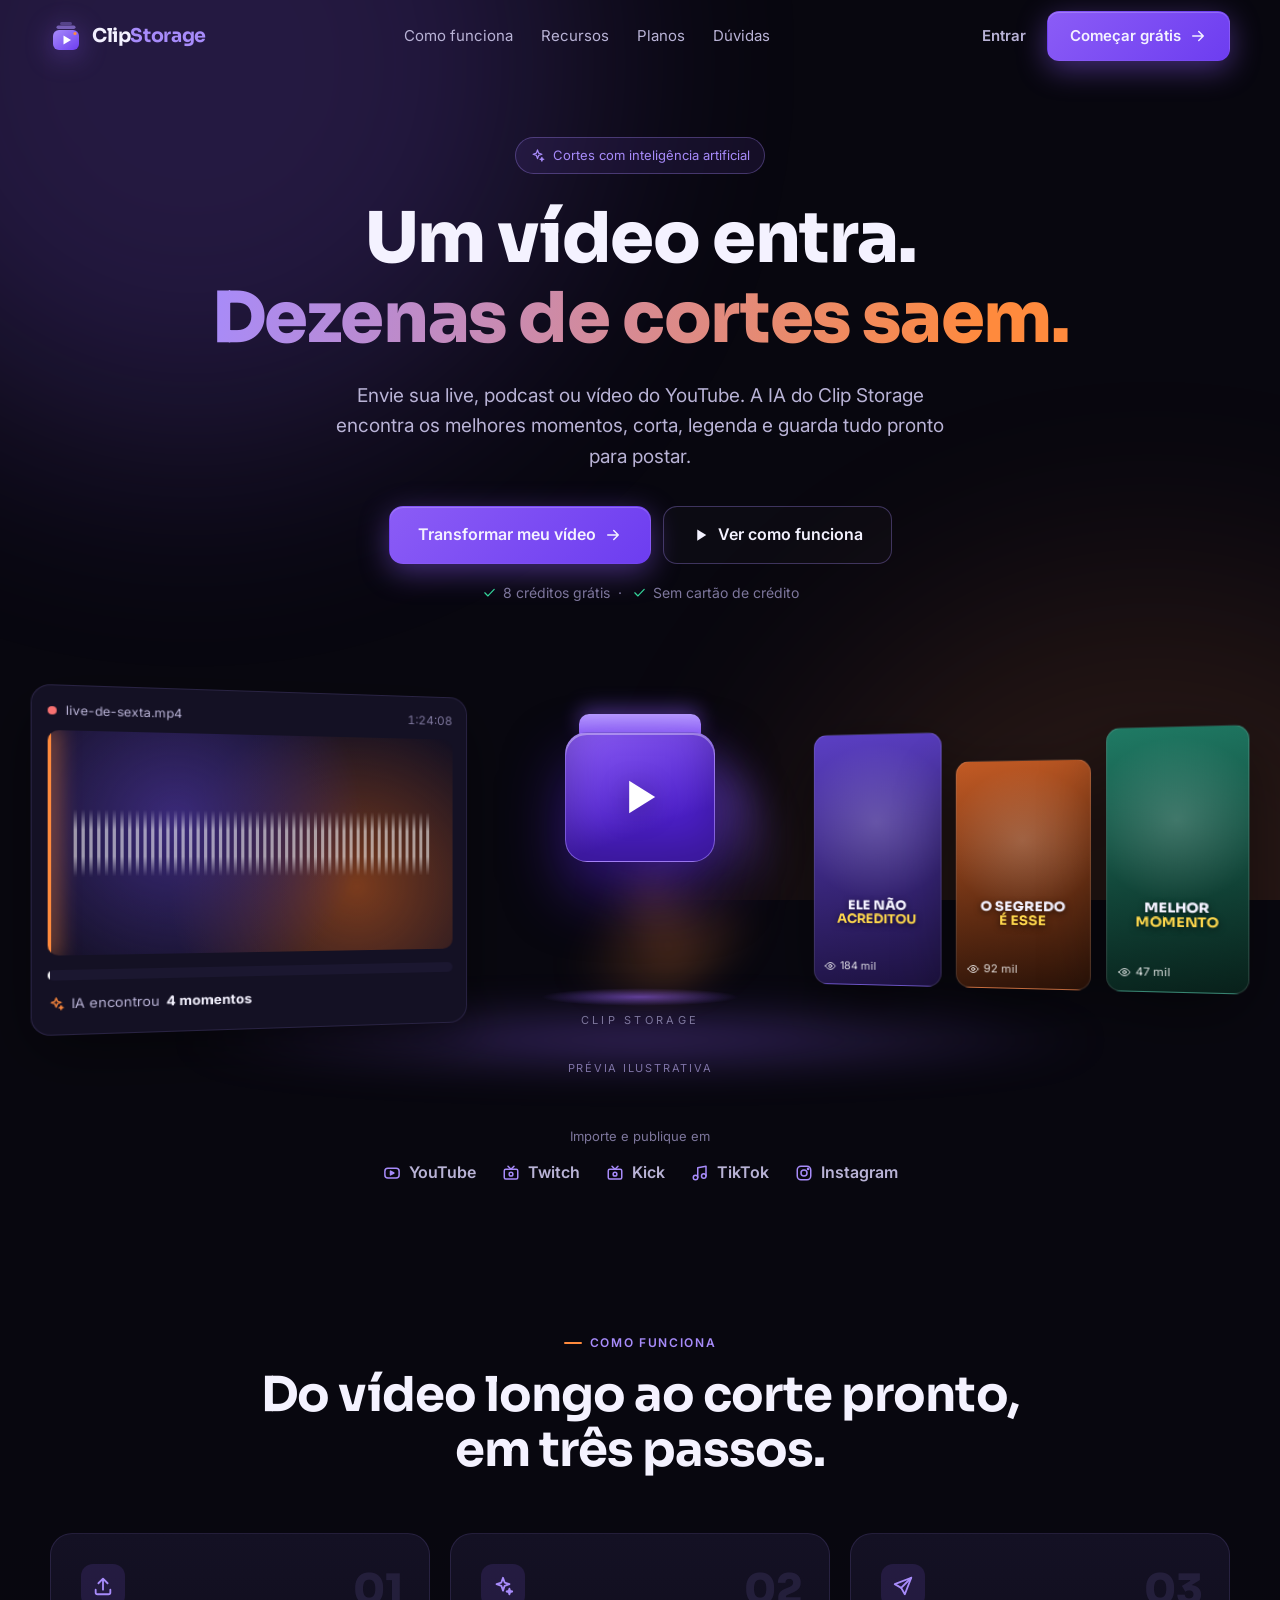
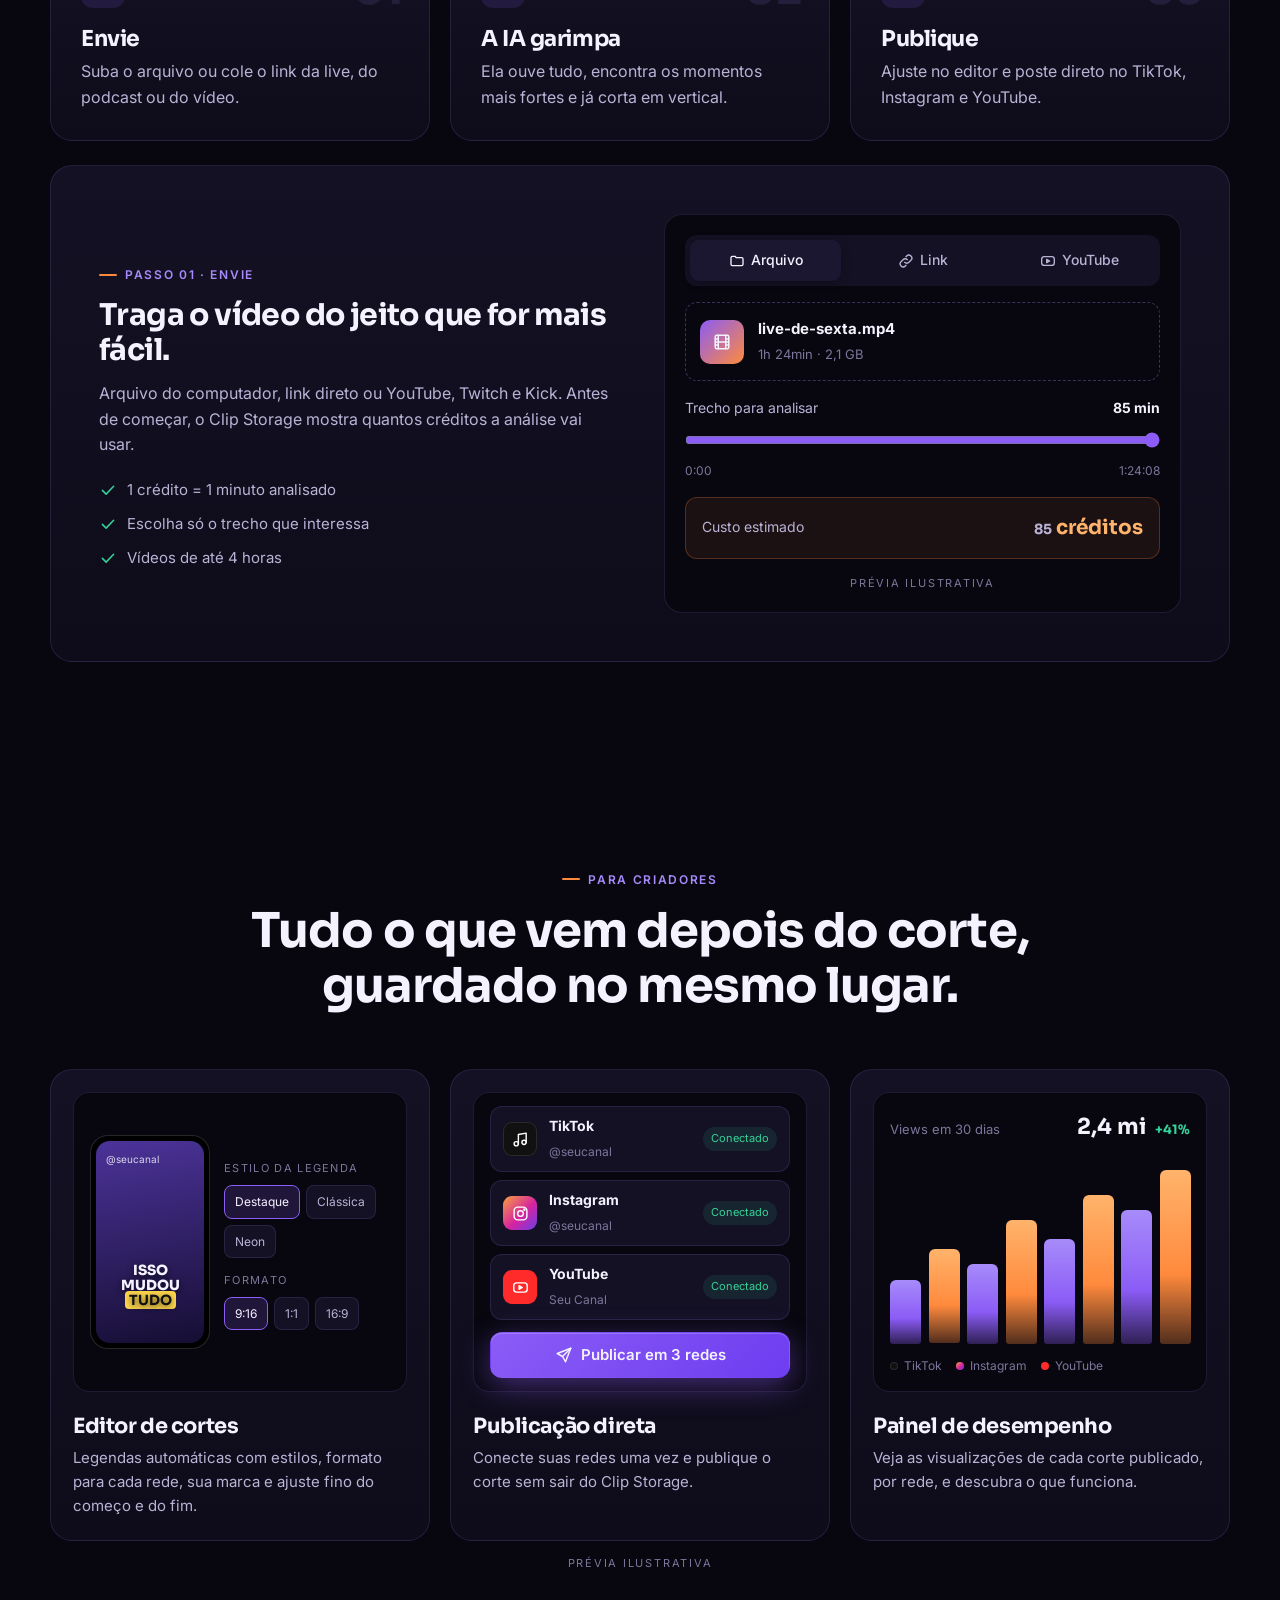
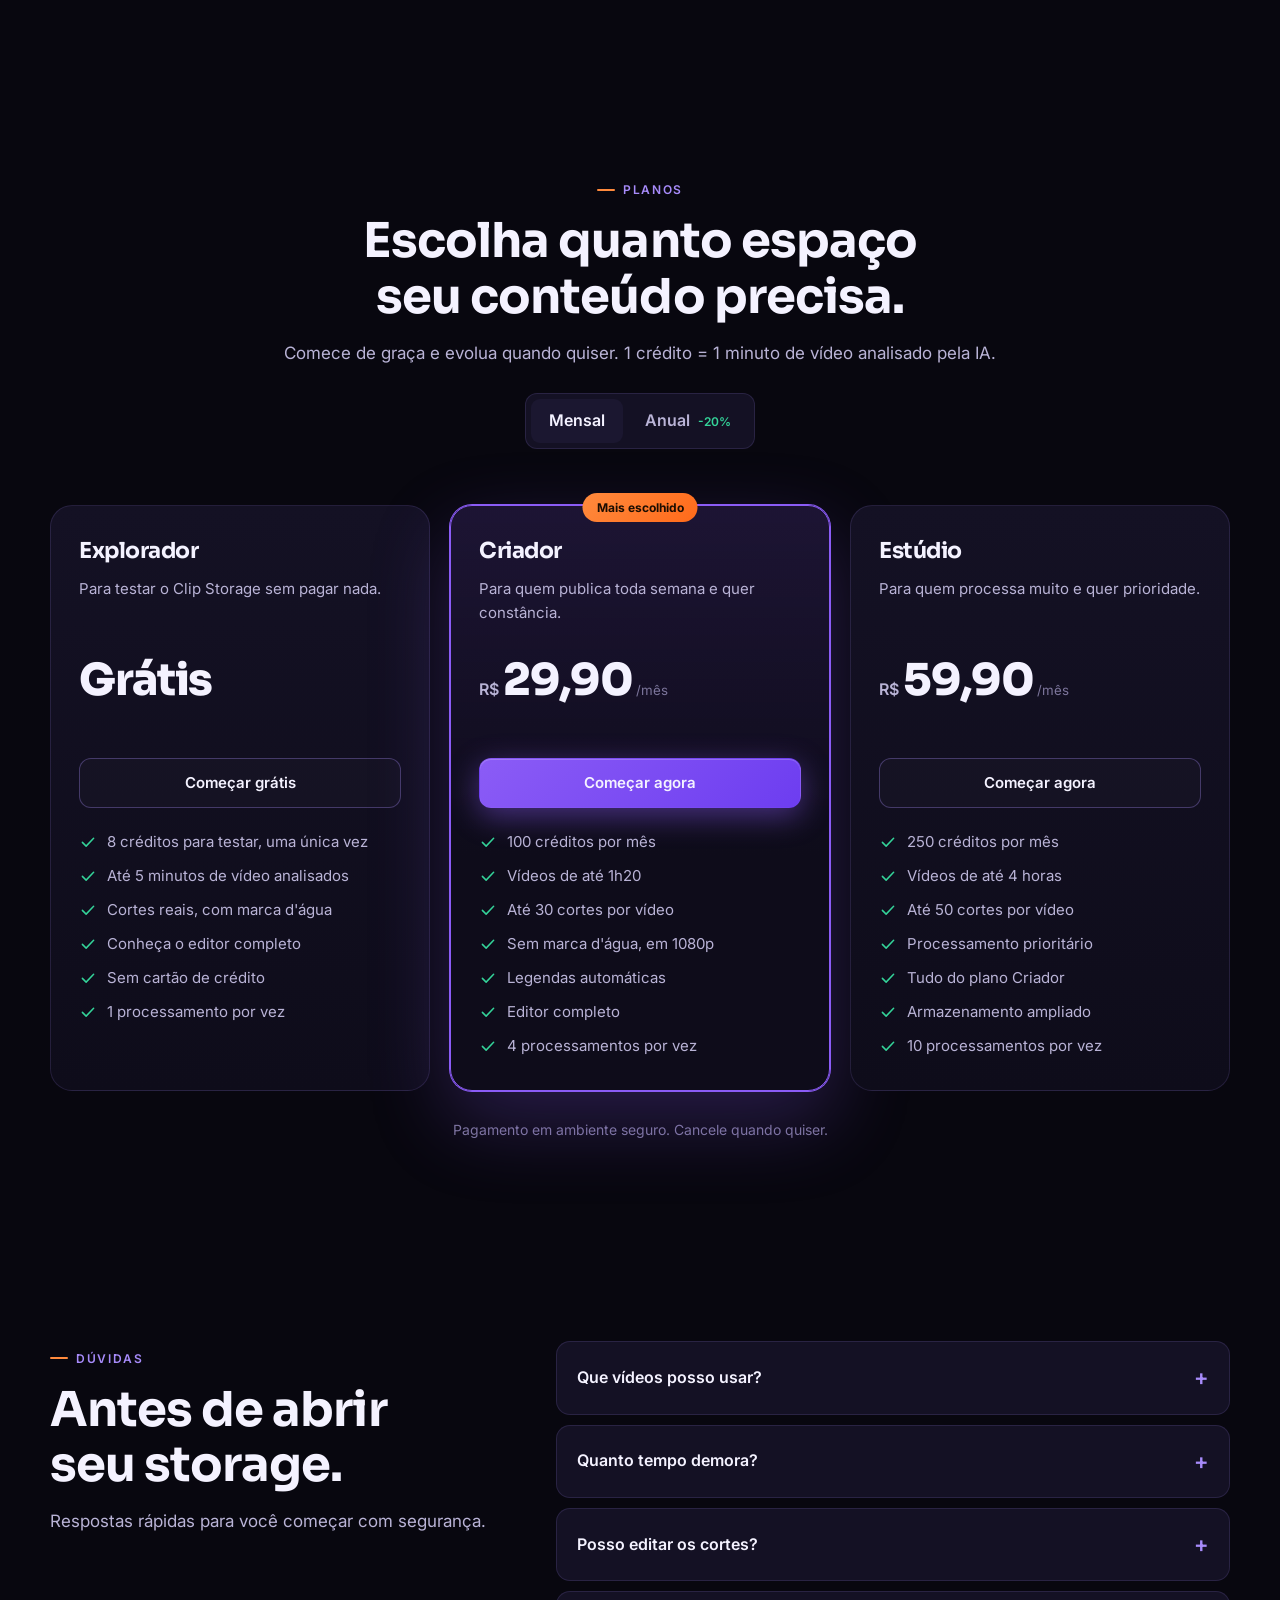
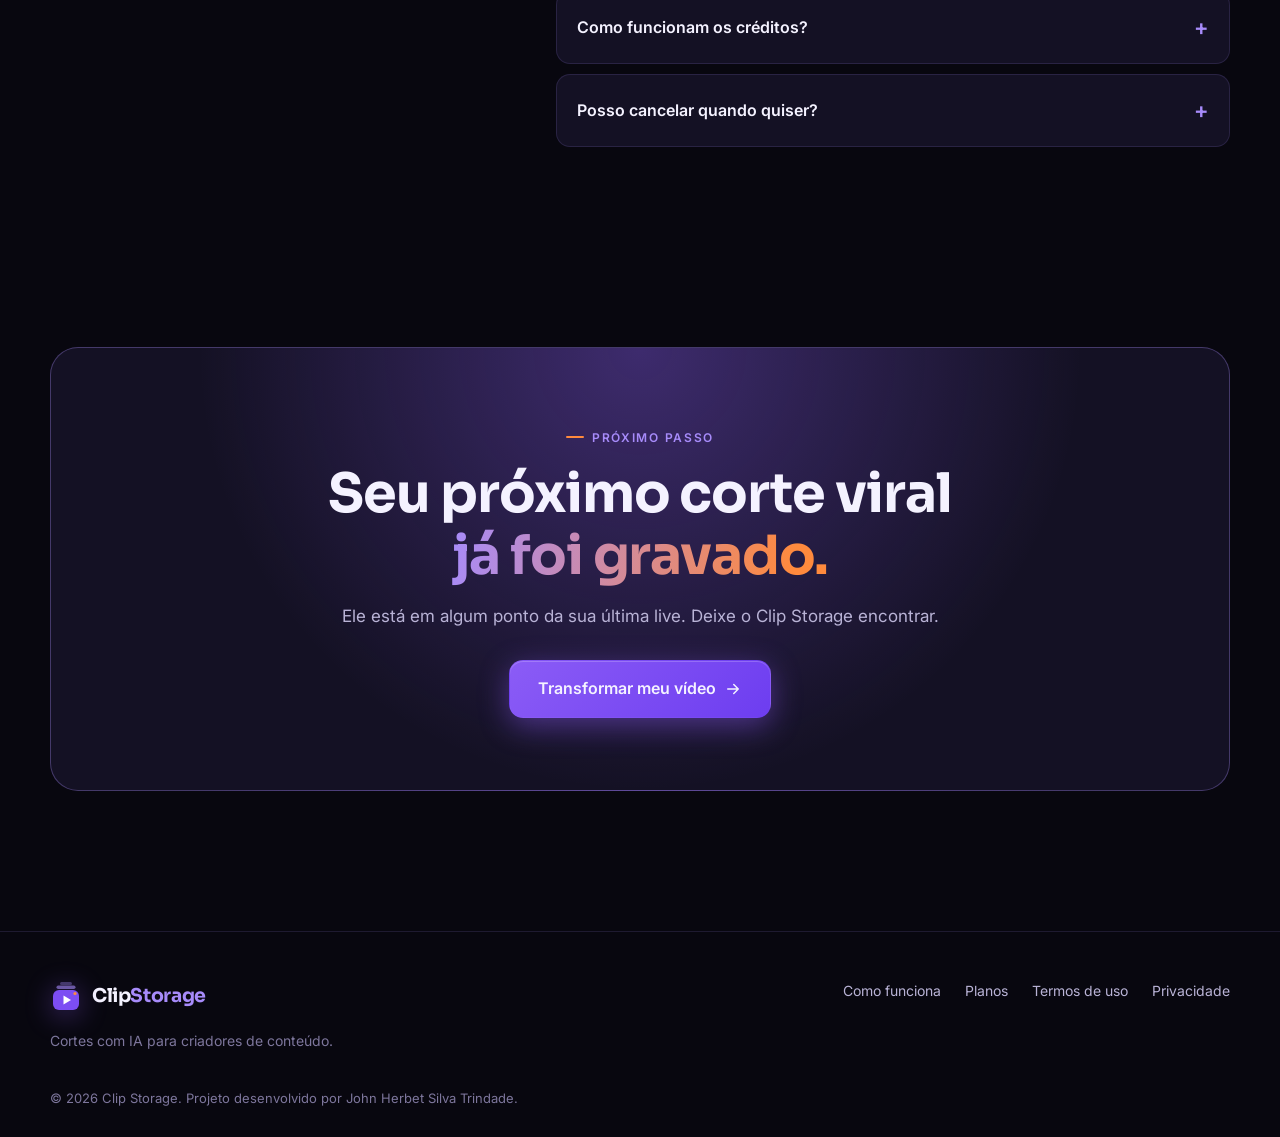
<file: index.html>
<!DOCTYPE html>
<html lang="pt-BR">
<head>
  <meta charset="UTF-8">
  <meta name="viewport" content="width=device-width, initial-scale=1">
  <title>Clip Storage — Um vídeo entra. Dezenas de cortes saem.</title>
  <meta name="description" content="Envie sua live, podcast ou vídeo do YouTube. A IA do Clip Storage encontra os melhores momentos, corta, legenda e guarda tudo pronto para postar.">
  <meta name="theme-color" content="#08070f">
  <link rel="icon" href="assets/img/logo.svg" type="image/svg+xml">
  <link rel="preconnect" href="https://fonts.googleapis.com">
  <link rel="preconnect" href="https://fonts.gstatic.com" crossorigin>
  <link href="https://fonts.googleapis.com/css2?family=Inter:wght@400;500;600;700&family=Sora:wght@500;600;700;800&display=swap" rel="stylesheet">
  <link rel="stylesheet" href="assets/css/base.css">
  <link rel="stylesheet" href="assets/css/landing.css">
</head>
<body>
  <a class="pular-conteudo" href="#conteudo">Pular para o conteúdo</a>
  <div class="brilho-fundo" aria-hidden="true"></div>

  <!-- ================= CABEÇALHO ================= -->
  <header class="topo" id="topo">
    <div class="container topo-inner">
      <a href="index.html" class="logo" aria-label="Clip Storage, início">
        <svg viewBox="0 0 32 32" aria-hidden="true"><defs><linearGradient id="lg" x1="0" y1="0" x2="1" y2="1"><stop offset="0" stop-color="#a78bfa"/><stop offset="1" stop-color="#6d3df0"/></linearGradient></defs><rect x="10" y="2" width="12" height="3" rx="1.5" fill="#a78bfa" opacity=".35"/><rect x="6.5" y="5.5" width="19" height="3.5" rx="1.75" fill="#a78bfa" opacity=".6"/><rect x="3" y="10" width="26" height="20" rx="6" fill="url(#lg)"/><path d="M13.5 15.5v9l7.5-4.5z" fill="#fff"/><circle cx="25" cy="13.5" r="1.6" fill="#ff8a3d"/></svg>
        <span>Clip<b>Storage</b></span>
      </a>
      <nav class="menu" id="menu" aria-label="Principal">
        <a href="#como-funciona">Como funciona</a>
        <a href="#recursos">Recursos</a>
        <a href="#planos">Planos</a>
        <a href="#duvidas">Dúvidas</a>
        <div class="menu-acoes-mobile">
          <a href="login.html" class="btn btn-contorno btn-bloco">Entrar</a>
          <a href="cadastro.html" class="btn btn-primario btn-bloco">Começar grátis</a>
        </div>
      </nav>
      <div class="topo-acoes">
        <a href="login.html" class="btn btn-fantasma">Entrar</a>
        <a href="cadastro.html" class="btn btn-primario">Começar grátis <i data-icone="seta"></i></a>
      </div>
      <button class="menu-botao icone-btn" id="menuBotao" aria-label="Abrir menu" aria-expanded="false"><i data-icone="menu"></i></button>
    </div>
  </header>

  <main id="conteudo">
    <!-- ================= HERO ================= -->
    <section class="hero">
      <div class="container hero-texto">
        <span class="selo"><i data-icone="brilho"></i> Cortes com inteligência artificial</span>
        <h1>Um vídeo entra.<br><span class="grad">Dezenas de cortes saem.</span></h1>
        <p class="hero-sub">Envie sua live, podcast ou vídeo do YouTube. A IA do Clip Storage encontra os melhores momentos, corta, legenda e guarda tudo pronto para postar.</p>
        <div class="hero-ctas">
          <a href="cadastro.html" class="btn btn-primario btn-grande">Transformar meu vídeo <i data-icone="seta"></i></a>
          <a href="#como-funciona" class="btn btn-contorno btn-grande"><i data-icone="play"></i> Ver como funciona</a>
        </div>
        <p class="hero-nota"><i data-icone="check"></i> 8 créditos grátis &nbsp;·&nbsp; <i data-icone="check"></i> Sem cartão de crédito</p>
      </div>

      <!-- Palco animado -->
      <div class="container">
        <div class="palco" aria-hidden="true">
          <div class="palco-video">
            <div class="pv-topo"><span class="pv-ponto ao-vivo"></span> live-de-sexta.mp4 <span class="pv-tempo">1:24:08</span></div>
            <div class="pv-tela">
              <div class="pv-onda"></div>
              <div class="pv-scan"></div>
            </div>
            <div class="pv-linha">
              <span class="pv-trecho t1"></span><span class="pv-trecho t2"></span><span class="pv-trecho t3"></span><span class="pv-trecho t4"></span>
              <span class="pv-cursor"></span>
            </div>
            <div class="pv-rotulo"><i data-icone="brilho"></i> IA encontrou <b>4 momentos</b></div>
          </div>

          <div class="palco-caixa">
            <div class="caixa-raios"></div>
            <div class="caixa">
              <div class="caixa-tampa"></div>
              <div class="caixa-corpo"><i data-icone="play"></i></div>
            </div>
            <div class="caixa-base"></div>
            <span class="caixa-rotulo">CLIP STORAGE</span>
          </div>

          <div class="palco-cortes">
            <div class="corte c1"><span class="corte-legenda">ELE NÃO<br><b>ACREDITOU</b></span><span class="corte-views"><i data-icone="olho"></i> 184 mil</span></div>
            <div class="corte c2"><span class="corte-legenda">O SEGREDO<br><b>É ESSE</b></span><span class="corte-views"><i data-icone="olho"></i> 92 mil</span></div>
            <div class="corte c3"><span class="corte-legenda">MELHOR<br><b>MOMENTO</b></span><span class="corte-views"><i data-icone="olho"></i> 47 mil</span></div>
          </div>
        </div>
        <p class="ilustrativo">Prévia ilustrativa</p>
      </div>

      <div class="container plataformas">
        <span>Importe e publique em</span>
        <ul>
          <li><i data-icone="youtube"></i> YouTube</li>
          <li><i data-icone="radio"></i> Twitch</li>
          <li><i data-icone="radio"></i> Kick</li>
          <li><i data-icone="musica"></i> TikTok</li>
          <li><i data-icone="camera"></i> Instagram</li>
        </ul>
      </div>
    </section>

    <!-- ================= COMO FUNCIONA ================= -->
    <section class="secao" id="como-funciona">
      <div class="container">
        <div class="secao-cabeca revelar">
          <span class="etiqueta">Como funciona</span>
          <h2>Do vídeo longo ao corte pronto,<br>em três passos.</h2>
        </div>

        <ol class="passos">
          <li class="passo cartao revelar"><span class="passo-num">01</span><i data-icone="upload"></i><h3>Envie</h3><p>Suba o arquivo ou cole o link da live, do podcast ou do vídeo.</p></li>
          <li class="passo cartao revelar"><span class="passo-num">02</span><i data-icone="brilho"></i><h3>A IA garimpa</h3><p>Ela ouve tudo, encontra os momentos mais fortes e já corta em vertical.</p></li>
          <li class="passo cartao revelar"><span class="passo-num">03</span><i data-icone="enviar"></i><h3>Publique</h3><p>Ajuste no editor e poste direto no TikTok, Instagram e YouTube.</p></li>
        </ol>

        <!-- Demonstração interativa -->
        <div class="demo cartao revelar">
          <div class="demo-texto">
            <span class="etiqueta">Passo 01 · Envie</span>
            <h3>Traga o vídeo do jeito que for mais fácil.</h3>
            <p>Arquivo do computador, link direto ou YouTube, Twitch e Kick. Antes de começar, o Clip Storage mostra quantos créditos a análise vai usar.</p>
            <ul class="lista-check">
              <li><i data-icone="check"></i> 1 crédito = 1 minuto analisado</li>
              <li><i data-icone="check"></i> Escolha só o trecho que interessa</li>
              <li><i data-icone="check"></i> Vídeos de até 4 horas</li>
            </ul>
          </div>
          <div class="demo-painel">
            <div class="abas" role="tablist">
              <button class="aba ativa" role="tab" data-aba="arquivo"><i data-icone="pasta"></i> Arquivo</button>
              <button class="aba" role="tab" data-aba="link"><i data-icone="link"></i> Link</button>
              <button class="aba" role="tab" data-aba="youtube"><i data-icone="youtube"></i> YouTube</button>
            </div>
            <div class="demo-arquivo">
              <div class="demo-icone"><i data-icone="filme"></i></div>
              <div>
                <strong id="demoNome">live-de-sexta.mp4</strong>
                <span id="demoInfo">1h 24min · 2,1 GB</span>
              </div>
            </div>
            <div class="demo-trecho">
              <div class="demo-trecho-topo"><span>Trecho para analisar</span><b id="demoMin">85 min</b></div>
              <input type="range" id="demoRange" min="5" max="85" value="85" aria-label="Minutos para analisar">
              <div class="demo-trecho-escala"><span>0:00</span><span>1:24:08</span></div>
            </div>
            <div class="demo-custo">
              <span>Custo estimado</span>
              <strong><span id="demoCreditos">85</span> créditos</strong>
            </div>
            <p class="ilustrativo">Prévia ilustrativa</p>
          </div>
        </div>
      </div>
    </section>

    <!-- ================= RECURSOS ================= -->
    <section class="secao" id="recursos">
      <div class="container">
        <div class="secao-cabeca revelar">
          <span class="etiqueta">Para criadores</span>
          <h2>Tudo o que vem depois do corte,<br>guardado no mesmo lugar.</h2>
        </div>

        <div class="recursos">
          <!-- Editor -->
          <article class="recurso cartao revelar">
            <div class="recurso-visual editor-mini">
              <div class="celular">
                <div class="celular-tela">
                  <span class="celular-user">@seucanal</span>
                  <span class="legenda-demo estilo-destaque" id="legendaDemo">ISSO MUDOU<br><b>TUDO</b></span>
                </div>
              </div>
              <div class="editor-opcoes">
                <span class="mini-titulo">Estilo da legenda</span>
                <div class="chips" id="chipsLegenda">
                  <button class="chip ativo" data-estilo="destaque">Destaque</button>
                  <button class="chip" data-estilo="classica">Clássica</button>
                  <button class="chip" data-estilo="neon">Neon</button>
                </div>
                <span class="mini-titulo">Formato</span>
                <div class="chips"><span class="chip ativo">9:16</span><span class="chip">1:1</span><span class="chip">16:9</span></div>
              </div>
            </div>
            <h3>Editor de cortes</h3>
            <p>Legendas automáticas com estilos, formato para cada rede, sua marca e ajuste fino do começo e do fim.</p>
          </article>

          <!-- Publicação -->
          <article class="recurso cartao revelar">
            <div class="recurso-visual redes">
              <div class="rede"><span class="rede-icone tt"><i data-icone="musica"></i></span><div><b>TikTok</b><small>@seucanal</small></div><span class="conectado">Conectado</span></div>
              <div class="rede"><span class="rede-icone ig"><i data-icone="camera"></i></span><div><b>Instagram</b><small>@seucanal</small></div><span class="conectado">Conectado</span></div>
              <div class="rede"><span class="rede-icone yt"><i data-icone="youtube"></i></span><div><b>YouTube</b><small>Seu Canal</small></div><span class="conectado">Conectado</span></div>
              <button class="btn btn-primario btn-bloco" id="btnPublicarDemo"><i data-icone="enviar"></i> Publicar em 3 redes</button>
            </div>
            <h3>Publicação direta</h3>
            <p>Conecte suas redes uma vez e publique o corte sem sair do Clip Storage.</p>
          </article>

          <!-- Desempenho -->
          <article class="recurso cartao revelar">
            <div class="recurso-visual grafico">
              <div class="grafico-topo"><span>Views em 30 dias</span><b>2,4 mi <em>+41%</em></b></div>
              <div class="barras">
                <span style="--h:35%"></span><span style="--h:52%"></span><span style="--h:44%"></span><span style="--h:68%"></span><span style="--h:58%"></span><span style="--h:82%"></span><span style="--h:74%"></span><span style="--h:96%"></span>
              </div>
              <div class="grafico-legenda"><span><i class="bola tt"></i> TikTok</span><span><i class="bola ig"></i> Instagram</span><span><i class="bola yt"></i> YouTube</span></div>
            </div>
            <h3>Painel de desempenho</h3>
            <p>Veja as visualizações de cada corte publicado, por rede, e descubra o que funciona.</p>
          </article>
        </div>
        <p class="ilustrativo">Prévia ilustrativa</p>
      </div>
    </section>

    <!-- Campeonatos: desativados no beta (o código continua em campeonatos.html) -->

    <!-- ================= PLANOS ================= -->
    <section class="secao" id="planos">
      <div class="container">
        <div class="secao-cabeca revelar">
          <span class="etiqueta">Planos</span>
          <h2>Escolha quanto espaço<br>seu conteúdo precisa.</h2>
          <p>Comece de graça e evolua quando quiser. 1 crédito = 1 minuto de vídeo analisado pela IA.</p>
          <div class="ciclo" role="group" aria-label="Ciclo de cobrança">
            <button class="ciclo-btn ativo" data-ciclo="mensal">Mensal</button>
            <button class="ciclo-btn" data-ciclo="anual">Anual <em>-20%</em></button>
          </div>
        </div>

        <div class="planos">
          <article class="plano cartao revelar">
            <h3>Explorador</h3>
            <p class="plano-desc">Para testar o Clip Storage sem pagar nada.</p>
            <div class="preco"><strong>Grátis</strong></div>
            <p class="preco-anual">&nbsp;</p>
            <a href="cadastro.html" class="btn btn-contorno btn-bloco">Começar grátis</a>
            <ul class="lista-check">
              <li><i data-icone="check"></i> 8 créditos para testar, uma única vez</li>
              <li><i data-icone="check"></i> Até 5 minutos de vídeo analisados</li>
              <li><i data-icone="check"></i> Cortes reais, com marca d'água</li>
              <li><i data-icone="check"></i> Conheça o editor completo</li>
              <li><i data-icone="check"></i> Sem cartão de crédito</li>
              <li><i data-icone="check"></i> 1 processamento por vez</li>
            </ul>
          </article>

          <article class="plano cartao destaque revelar">
            <span class="plano-selo">Mais escolhido</span>
            <h3>Criador</h3>
            <p class="plano-desc">Para quem publica toda semana e quer constância.</p>
            <div class="preco" data-mensal="29,90" data-anual="23,90"><span>R$</span><strong>29,90</strong><small>/mês</small></div>
            <p class="preco-anual">Cobrado anualmente: R$ 286,80</p>
            <a href="cadastro.html?plano=criador" class="btn btn-primario btn-bloco">Começar agora</a>
            <ul class="lista-check">
              <li><i data-icone="check"></i> 100 créditos por mês</li>
              <li><i data-icone="check"></i> Vídeos de até 1h20</li>
              <li><i data-icone="check"></i> Até 30 cortes por vídeo</li>
              <li><i data-icone="check"></i> Sem marca d'água, em 1080p</li>
              <li><i data-icone="check"></i> Legendas automáticas</li>
              <li><i data-icone="check"></i> Editor completo</li>
              <li><i data-icone="check"></i> 4 processamentos por vez</li>
            </ul>
          </article>

          <article class="plano cartao revelar">
            <h3>Estúdio</h3>
            <p class="plano-desc">Para quem processa muito e quer prioridade.</p>
            <div class="preco" data-mensal="59,90" data-anual="47,90"><span>R$</span><strong>59,90</strong><small>/mês</small></div>
            <p class="preco-anual">Cobrado anualmente: R$ 574,80</p>
            <a href="cadastro.html?plano=estudio" class="btn btn-contorno btn-bloco">Começar agora</a>
            <ul class="lista-check">
              <li><i data-icone="check"></i> 250 créditos por mês</li>
              <li><i data-icone="check"></i> Vídeos de até 4 horas</li>
              <li><i data-icone="check"></i> Até 50 cortes por vídeo</li>
              <li><i data-icone="check"></i> Processamento prioritário</li>
              <li><i data-icone="check"></i> Tudo do plano Criador</li>
              <li><i data-icone="check"></i> Armazenamento ampliado</li>
              <li><i data-icone="check"></i> 10 processamentos por vez</li>
            </ul>
          </article>
        </div>
        <p class="planos-nota">Pagamento em ambiente seguro. Cancele quando quiser.</p>
      </div>
    </section>

    <!-- ================= DÚVIDAS ================= -->
    <section class="secao" id="duvidas">
      <div class="container duvidas">
        <div class="secao-cabeca esquerda revelar">
          <span class="etiqueta">Dúvidas</span>
          <h2>Antes de abrir<br>seu storage.</h2>
          <p>Respostas rápidas para você começar com segurança.</p>
        </div>
        <div class="faq revelar">
          <details>
            <summary>Que vídeos posso usar?</summary>
            <p>Lives, podcasts, aulas, vlogs e vídeos do YouTube, Twitch ou Kick. Você pode enviar o arquivo ou colar o link. Use apenas conteúdo seu ou que você tem permissão para usar.</p>
          </details>
          <details>
            <summary>Quanto tempo demora?</summary>
            <p>Na maioria dos casos, poucos minutos. Um vídeo de 1 hora costuma ficar pronto em até 10 minutos. Você recebe um aviso quando os cortes estiverem prontos.</p>
          </details>
          <details>
            <summary>Posso editar os cortes?</summary>
            <p>Sim. No editor você ajusta início e fim, troca o estilo da legenda, muda o formato (9:16, 1:1 ou 16:9) e adiciona sua marca.</p>
          </details>
          <details>
            <summary>Como funcionam os créditos?</summary>
            <p>1 crédito equivale a 1 minuto de vídeo analisado. Os créditos dos planos pagos renovam a cada ciclo. Antes de cada análise, mostramos o custo exato.</p>
          </details>
          <details>
            <summary>Posso cancelar quando quiser?</summary>
            <p>Sim, sem multa. Você continua com acesso até o fim do período já pago.</p>
          </details>
        </div>
      </div>
    </section>

    <!-- ================= CTA FINAL ================= -->
    <section class="secao">
      <div class="container cta-final revelar">
        <span class="etiqueta">Próximo passo</span>
        <h2>Seu próximo corte viral<br><span class="grad">já foi gravado.</span></h2>
        <p>Ele está em algum ponto da sua última live. Deixe o Clip Storage encontrar.</p>
        <a href="cadastro.html" class="btn btn-primario btn-grande">Transformar meu vídeo <i data-icone="seta"></i></a>
      </div>
    </section>
  </main>

  <!-- ================= RODAPÉ ================= -->
  <footer class="rodape">
    <div class="container rodape-inner">
      <div>
        <a href="index.html" class="logo"><svg viewBox="0 0 32 32" aria-hidden="true"><rect x="10" y="2" width="12" height="3" rx="1.5" fill="#a78bfa" opacity=".35"/><rect x="6.5" y="5.5" width="19" height="3.5" rx="1.75" fill="#a78bfa" opacity=".6"/><rect x="3" y="10" width="26" height="20" rx="6" fill="#7c4df3"/><path d="M13.5 15.5v9l7.5-4.5z" fill="#fff"/><circle cx="25" cy="13.5" r="1.6" fill="#ff8a3d"/></svg><span>Clip<b>Storage</b></span></a>
        <p>Cortes com IA para criadores de conteúdo.</p>
      </div>
      <nav aria-label="Rodapé">
        <a href="#como-funciona">Como funciona</a>
        <a href="#planos">Planos</a>
        <a href="termos.html">Termos de uso</a>
        <a href="privacidade.html">Privacidade</a>
      </nav>
    </div>
    <div class="container rodape-base">© 2026 Clip Storage. Projeto desenvolvido por John Herbet Silva Trindade.</div>
  </footer>

  <div class="toast" id="toast" role="status"></div>
  <script src="assets/js/icones.js"></script>
  <script src="assets/js/main.js"></script>
</body>
</html>
</file>
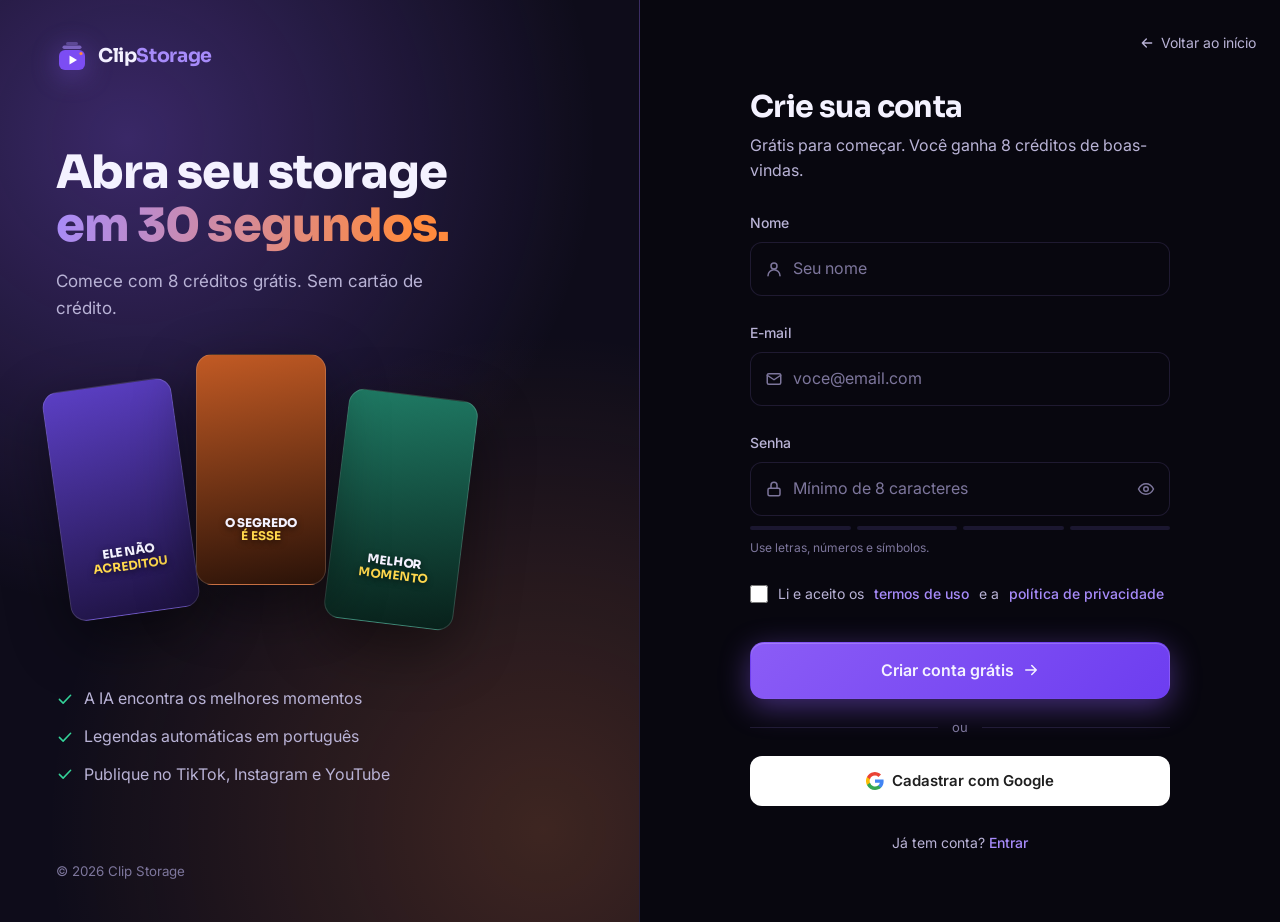
<file: cadastro.html>
<!DOCTYPE html>
<html lang="pt-BR">
<head>
  <meta charset="UTF-8">
  <meta name="viewport" content="width=device-width, initial-scale=1">
  <title>Criar conta — Clip Storage</title>
  <meta name="theme-color" content="#08070f">
  <link rel="icon" href="assets/img/logo.svg" type="image/svg+xml">
  <link rel="preconnect" href="https://fonts.googleapis.com">
  <link rel="preconnect" href="https://fonts.gstatic.com" crossorigin>
  <link href="https://fonts.googleapis.com/css2?family=Inter:wght@400;500;600;700&family=Sora:wght@500;600;700;800&display=swap" rel="stylesheet">
  <link rel="stylesheet" href="assets/css/base.css">
  <link rel="stylesheet" href="assets/css/auth.css">
</head>
<body>
  <a class="pular-conteudo" href="#conteudo">Pular para o conteúdo</a>
  <div class="auth">
    <!-- Lado visual -->
    <aside class="auth-visual" aria-hidden="true">
      <a href="index.html" class="logo"><svg viewBox="0 0 32 32" aria-hidden="true"><rect x="10" y="2" width="12" height="3" rx="1.5" fill="#a78bfa" opacity=".35"/><rect x="6.5" y="5.5" width="19" height="3.5" rx="1.75" fill="#a78bfa" opacity=".6"/><rect x="3" y="10" width="26" height="20" rx="6" fill="#7c4df3"/><path d="M13.5 15.5v9l7.5-4.5z" fill="#fff"/><circle cx="25" cy="13.5" r="1.6" fill="#ff8a3d"/></svg><span>Clip<b>Storage</b></span></a>
      <div>
        <h1>Abra seu storage <span class="grad">em 30 segundos.</span></h1>
        <p>Comece com 8 créditos grátis. Sem cartão de crédito.</p>
        <div class="auth-mural">
          <div class="mural-corte m1"><span>ELE NÃO<br><b>ACREDITOU</b></span></div>
          <div class="mural-corte m2"><span>O SEGREDO<br><b>É ESSE</b></span></div>
          <div class="mural-corte m3"><span>MELHOR<br><b>MOMENTO</b></span></div>
        </div>
        <ul class="auth-lista">
          <li><i data-icone="check"></i> A IA encontra os melhores momentos</li>
          <li><i data-icone="check"></i> Legendas automáticas em português</li>
          <li><i data-icone="check"></i> Publique no TikTok, Instagram e YouTube</li>
        </ul>
      </div>
      <small style="color:var(--text-3)">© 2026 Clip Storage</small>
    </aside>

    <!-- Lado do formulário -->
    <main class="auth-form-lado" id="conteudo">
      <div class="auth-topo-mobile"><a href="index.html" class="logo"><svg viewBox="0 0 32 32" aria-hidden="true"><rect x="10" y="2" width="12" height="3" rx="1.5" fill="#a78bfa" opacity=".35"/><rect x="6.5" y="5.5" width="19" height="3.5" rx="1.75" fill="#a78bfa" opacity=".6"/><rect x="3" y="10" width="26" height="20" rx="6" fill="#7c4df3"/><path d="M13.5 15.5v9l7.5-4.5z" fill="#fff"/><circle cx="25" cy="13.5" r="1.6" fill="#ff8a3d"/></svg><span>Clip<b>Storage</b></span></a></div>
      <a href="index.html" class="auth-voltar"><i data-icone="voltar"></i> Voltar ao início</a>
      <div class="auth-caixa">
        <h2>Crie sua conta</h2>
        <p class="sub">Grátis para começar. Você ganha 8 créditos de boas-vindas.</p>
        <form class="auth-form" id="formCadastro" novalidate>
          <div class="plano-escolhido" id="planoEscolhido" hidden><i data-icone="estrela"></i> Plano escolhido: <b id="planoNome"></b></div>
          <div class="campo">
            <label for="nome">Nome</label>
            <div class="entrada"><i data-icone="usuario"></i><input type="text" id="nome" name="nome" placeholder="Seu nome" autocomplete="name" required></div>
            <span class="msg-erro" data-erro="nome"></span>
          </div>
          <div class="campo">
            <label for="email">E-mail</label>
            <div class="entrada"><i data-icone="email"></i><input type="email" id="email" name="email" placeholder="voce@email.com" autocomplete="email" required></div>
            <span class="msg-erro" data-erro="email"></span>
          </div>
          <div class="campo">
            <label for="senha">Senha</label>
            <div class="entrada"><i data-icone="cadeado"></i><input type="password" id="senha" name="senha" placeholder="Mínimo de 8 caracteres" autocomplete="new-password" required><button type="button" class="icone-btn ver-senha" aria-label="Mostrar senha"><i data-icone="olho"></i></button></div>
            <div class="forca" id="forca" data-nivel="0"><span></span><span></span><span></span><span></span></div>
            <span class="forca-texto" id="forcaTexto">Use letras, números e símbolos.</span>
            <span class="msg-erro" data-erro="senha"></span>
          </div>
          <label class="check"><input type="checkbox" name="termos" id="termos"> Li e aceito os <a href="termos.html" class="link" target="_blank">termos de uso</a> e a <a href="privacidade.html" class="link" target="_blank">política de privacidade</a></label>
          <span class="msg-erro" data-erro="termos"></span>
          <button type="submit" class="btn btn-primario btn-bloco btn-grande">Criar conta grátis <i data-icone="seta"></i></button>
          <div class="divisor">ou</div>
          <button type="button" class="btn btn-google btn-bloco" data-google><svg viewBox="0 0 24 24" aria-hidden="true"><path fill="#4285F4" d="M23.5 12.3c0-.8-.1-1.6-.2-2.3H12v4.4h6.5a5.6 5.6 0 01-2.4 3.6v3h3.9c2.2-2.1 3.5-5.1 3.5-8.7z"/><path fill="#34A853" d="M12 24c3.2 0 6-1.1 8-2.9l-3.9-3a7.2 7.2 0 01-10.8-3.8h-4v3.1A12 12 0 0012 24z"/><path fill="#FBBC05" d="M5.3 14.3a7.2 7.2 0 010-4.6V6.6h-4a12 12 0 000 10.8z"/><path fill="#EA4335" d="M12 4.8c1.8 0 3.3.6 4.6 1.8l3.4-3.4A12 12 0 001.3 6.6l4 3.1A7.2 7.2 0 0112 4.8z"/></svg> Cadastrar com Google</button>
        </form>
        <p class="auth-rodape">Já tem conta? <a href="login.html" class="link">Entrar</a></p>
      </div>
    </main>
  </div>
  <div class="toast" id="toast" role="status"></div>
  <script src="assets/js/icones.js"></script>
  <script src="assets/js/api.js"></script>
  <script src="assets/js/auth.js"></script>
</body>
</html>
</file>
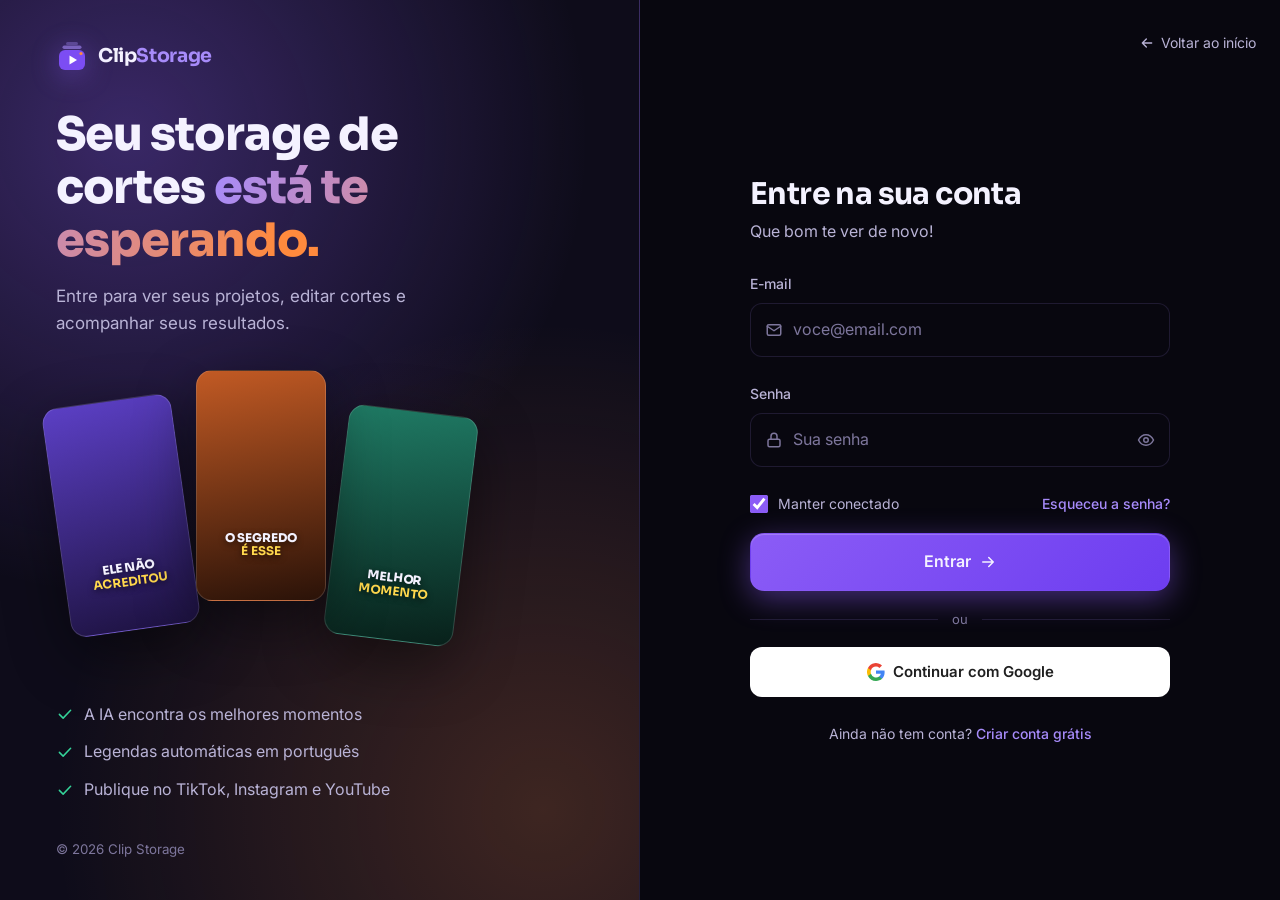
<file: login.html>
<!DOCTYPE html>
<html lang="pt-BR">
<head>
  <meta charset="UTF-8">
  <meta name="viewport" content="width=device-width, initial-scale=1">
  <title>Entrar — Clip Storage</title>
  <meta name="theme-color" content="#08070f">
  <link rel="icon" href="assets/img/logo.svg" type="image/svg+xml">
  <link rel="preconnect" href="https://fonts.googleapis.com">
  <link rel="preconnect" href="https://fonts.gstatic.com" crossorigin>
  <link href="https://fonts.googleapis.com/css2?family=Inter:wght@400;500;600;700&family=Sora:wght@500;600;700;800&display=swap" rel="stylesheet">
  <link rel="stylesheet" href="assets/css/base.css">
  <link rel="stylesheet" href="assets/css/auth.css">
</head>
<body>
  <a class="pular-conteudo" href="#conteudo">Pular para o conteúdo</a>
  <div class="auth">
    <!-- Lado visual -->
    <aside class="auth-visual" aria-hidden="true">
      <a href="index.html" class="logo"><svg viewBox="0 0 32 32" aria-hidden="true"><rect x="10" y="2" width="12" height="3" rx="1.5" fill="#a78bfa" opacity=".35"/><rect x="6.5" y="5.5" width="19" height="3.5" rx="1.75" fill="#a78bfa" opacity=".6"/><rect x="3" y="10" width="26" height="20" rx="6" fill="#7c4df3"/><path d="M13.5 15.5v9l7.5-4.5z" fill="#fff"/><circle cx="25" cy="13.5" r="1.6" fill="#ff8a3d"/></svg><span>Clip<b>Storage</b></span></a>
      <div>
        <h1>Seu storage de cortes <span class="grad">está te esperando.</span></h1>
        <p>Entre para ver seus projetos, editar cortes e acompanhar seus resultados.</p>
        <div class="auth-mural">
          <div class="mural-corte m1"><span>ELE NÃO<br><b>ACREDITOU</b></span></div>
          <div class="mural-corte m2"><span>O SEGREDO<br><b>É ESSE</b></span></div>
          <div class="mural-corte m3"><span>MELHOR<br><b>MOMENTO</b></span></div>
        </div>
        <ul class="auth-lista">
          <li><i data-icone="check"></i> A IA encontra os melhores momentos</li>
          <li><i data-icone="check"></i> Legendas automáticas em português</li>
          <li><i data-icone="check"></i> Publique no TikTok, Instagram e YouTube</li>
        </ul>
      </div>
      <small style="color:var(--text-3)">© 2026 Clip Storage</small>
    </aside>

    <!-- Lado do formulário -->
    <main class="auth-form-lado" id="conteudo">
      <div class="auth-topo-mobile"><a href="index.html" class="logo"><svg viewBox="0 0 32 32" aria-hidden="true"><rect x="10" y="2" width="12" height="3" rx="1.5" fill="#a78bfa" opacity=".35"/><rect x="6.5" y="5.5" width="19" height="3.5" rx="1.75" fill="#a78bfa" opacity=".6"/><rect x="3" y="10" width="26" height="20" rx="6" fill="#7c4df3"/><path d="M13.5 15.5v9l7.5-4.5z" fill="#fff"/><circle cx="25" cy="13.5" r="1.6" fill="#ff8a3d"/></svg><span>Clip<b>Storage</b></span></a></div>
      <a href="index.html" class="auth-voltar"><i data-icone="voltar"></i> Voltar ao início</a>
      <div class="auth-caixa">
        <h2>Entre na sua conta</h2>
        <p class="sub">Que bom te ver de novo!</p>
        <form class="auth-form" id="formLogin" novalidate>
          <div class="campo">
            <label for="email">E-mail</label>
            <div class="entrada"><i data-icone="email"></i><input type="email" id="email" name="email" placeholder="voce@email.com" autocomplete="email" required></div>
            <span class="msg-erro" data-erro="email"></span>
          </div>
          <div class="campo">
            <label for="senha">Senha</label>
            <div class="entrada"><i data-icone="cadeado"></i><input type="password" id="senha" name="senha" placeholder="Sua senha" autocomplete="current-password" required><button type="button" class="icone-btn ver-senha" aria-label="Mostrar senha"><i data-icone="olho"></i></button></div>
            <span class="msg-erro" data-erro="senha"></span>
          </div>
          <div class="linha-entre">
            <label class="check"><input type="checkbox" name="lembrar" checked> Manter conectado</label>
            <a href="recuperar-senha.html" class="link">Esqueceu a senha?</a>
          </div>
          <button type="submit" class="btn btn-primario btn-bloco btn-grande">Entrar <i data-icone="seta"></i></button>
          <div class="divisor">ou</div>
          <button type="button" class="btn btn-google btn-bloco" data-google><svg viewBox="0 0 24 24" aria-hidden="true"><path fill="#4285F4" d="M23.5 12.3c0-.8-.1-1.6-.2-2.3H12v4.4h6.5a5.6 5.6 0 01-2.4 3.6v3h3.9c2.2-2.1 3.5-5.1 3.5-8.7z"/><path fill="#34A853" d="M12 24c3.2 0 6-1.1 8-2.9l-3.9-3a7.2 7.2 0 01-10.8-3.8h-4v3.1A12 12 0 0012 24z"/><path fill="#FBBC05" d="M5.3 14.3a7.2 7.2 0 010-4.6V6.6h-4a12 12 0 000 10.8z"/><path fill="#EA4335" d="M12 4.8c1.8 0 3.3.6 4.6 1.8l3.4-3.4A12 12 0 001.3 6.6l4 3.1A7.2 7.2 0 0112 4.8z"/></svg> Continuar com Google</button>
        </form>
        <p class="auth-rodape">Ainda não tem conta? <a href="cadastro.html" class="link">Criar conta grátis</a></p>
      </div>
    </main>
  </div>
  <div class="toast" id="toast" role="status"></div>
  <script src="assets/js/icones.js"></script>
  <script src="assets/js/api.js"></script>
  <script src="assets/js/auth.js"></script>
</body>
</html>
</file>
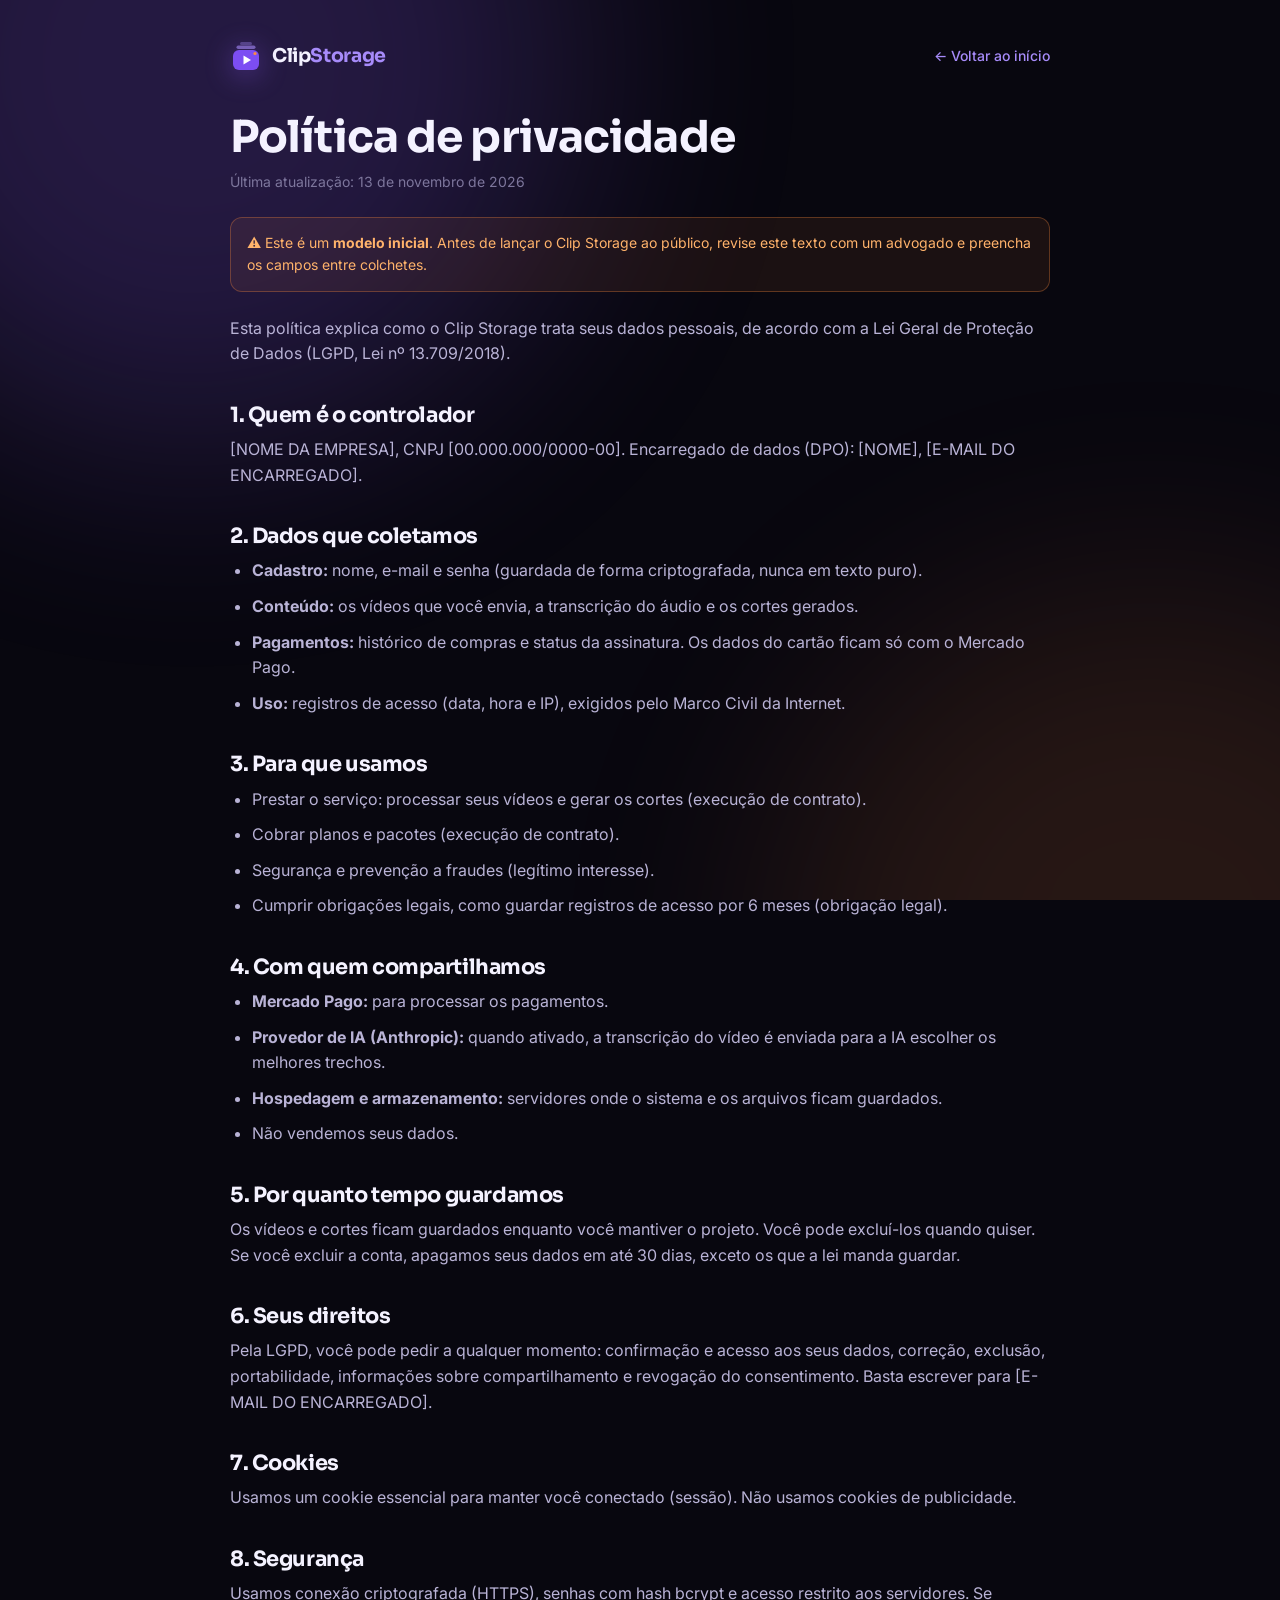
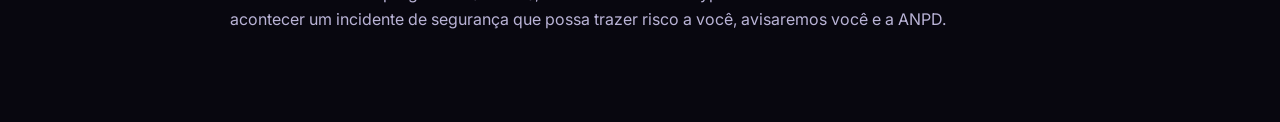
<file: privacidade.html>
<!DOCTYPE html>
<html lang="pt-BR">
<head>
  <meta charset="UTF-8">
  <meta name="viewport" content="width=device-width, initial-scale=1">
  <title>Política de privacidade — Clip Storage</title>
  <link rel="icon" href="assets/img/logo.svg" type="image/svg+xml">
  <link href="https://fonts.googleapis.com/css2?family=Inter:wght@400;500;600;700&family=Sora:wght@600;700;800&display=swap" rel="stylesheet">
  <link rel="stylesheet" href="assets/css/base.css">
  <style>
    .legal { width: min(100% - 40px, 820px); margin: 0 auto; padding: 40px 0 80px; }
    .legal header { display: flex; justify-content: space-between; align-items: center; margin-bottom: 40px; }
    .legal h1 { font-size: clamp(30px, 5vw, 44px); margin-bottom: 8px; }
    .legal h2 { font-size: 21px; margin: 36px 0 10px; }
    .legal p, .legal li { color: var(--text-2); margin-bottom: 10px; }
    .legal ul { padding-left: 22px; }
    .legal .atualizado { color: var(--text-3); font-size: 14px; }
    .legal .modelo { padding: 14px 16px; border-radius: 12px; background: rgba(255,138,61,.08); border: 1px solid rgba(255,138,61,.3); color: var(--accent-2); font-size: 14px; margin: 24px 0; }
  </style>
</head>
<body>
  <div class="brilho-fundo" aria-hidden="true"></div>
  <main class="legal">
    <header><a href="index.html" class="logo"><svg viewBox="0 0 32 32" aria-hidden="true"><rect x="10" y="2" width="12" height="3" rx="1.5" fill="#a78bfa" opacity=".35"/><rect x="6.5" y="5.5" width="19" height="3.5" rx="1.75" fill="#a78bfa" opacity=".6"/><rect x="3" y="10" width="26" height="20" rx="6" fill="#7c4df3"/><path d="M13.5 15.5v9l7.5-4.5z" fill="#fff"/><circle cx="25" cy="13.5" r="1.6" fill="#ff8a3d"/></svg><span>Clip<b>Storage</b></span></a><a href="index.html" class="link">← Voltar ao início</a></header>
    <h1>Política de privacidade</h1>
    <p class="atualizado">Última atualização: 13 de novembro de 2026</p>
    <div class="modelo">⚠️ Este é um <b>modelo inicial</b>. Antes de lançar o Clip Storage ao público, revise este texto com um advogado e preencha os campos entre colchetes.</div>
    <p>Esta política explica como o Clip Storage trata seus dados pessoais, de acordo com a Lei Geral de Proteção de Dados (LGPD, Lei nº 13.709/2018).</p>
    <h2>1. Quem é o controlador</h2>
    <p>[NOME DA EMPRESA], CNPJ [00.000.000/0000-00]. Encarregado de dados (DPO): [NOME], [E-MAIL DO ENCARREGADO].</p>
    <h2>2. Dados que coletamos</h2>
    <ul>
      <li><b>Cadastro:</b> nome, e-mail e senha (guardada de forma criptografada, nunca em texto puro).</li>
      <li><b>Conteúdo:</b> os vídeos que você envia, a transcrição do áudio e os cortes gerados.</li>
      <li><b>Pagamentos:</b> histórico de compras e status da assinatura. Os dados do cartão ficam só com o Mercado Pago.</li>
      <li><b>Uso:</b> registros de acesso (data, hora e IP), exigidos pelo Marco Civil da Internet.</li>
    </ul>
    <h2>3. Para que usamos</h2>
    <ul>
      <li>Prestar o serviço: processar seus vídeos e gerar os cortes (execução de contrato).</li>
      <li>Cobrar planos e pacotes (execução de contrato).</li>
      <li>Segurança e prevenção a fraudes (legítimo interesse).</li>
      <li>Cumprir obrigações legais, como guardar registros de acesso por 6 meses (obrigação legal).</li>
    </ul>
    <h2>4. Com quem compartilhamos</h2>
    <ul>
      <li><b>Mercado Pago:</b> para processar os pagamentos.</li>
      <li><b>Provedor de IA (Anthropic):</b> quando ativado, a transcrição do vídeo é enviada para a IA escolher os melhores trechos.</li>
      <li><b>Hospedagem e armazenamento:</b> servidores onde o sistema e os arquivos ficam guardados.</li>
      <li>Não vendemos seus dados.</li>
    </ul>
    <h2>5. Por quanto tempo guardamos</h2>
    <p>Os vídeos e cortes ficam guardados enquanto você mantiver o projeto. Você pode excluí-los quando quiser. Se você excluir a conta, apagamos seus dados em até 30 dias, exceto os que a lei manda guardar.</p>
    <h2>6. Seus direitos</h2>
    <p>Pela LGPD, você pode pedir a qualquer momento: confirmação e acesso aos seus dados, correção, exclusão, portabilidade, informações sobre compartilhamento e revogação do consentimento. Basta escrever para [E-MAIL DO ENCARREGADO].</p>
    <h2>7. Cookies</h2>
    <p>Usamos um cookie essencial para manter você conectado (sessão). Não usamos cookies de publicidade.</p>
    <h2>8. Segurança</h2>
    <p>Usamos conexão criptografada (HTTPS), senhas com hash bcrypt e acesso restrito aos servidores. Se acontecer um incidente de segurança que possa trazer risco a você, avisaremos você e a ANPD.</p>
  </main>
</body>
</html>
</file>
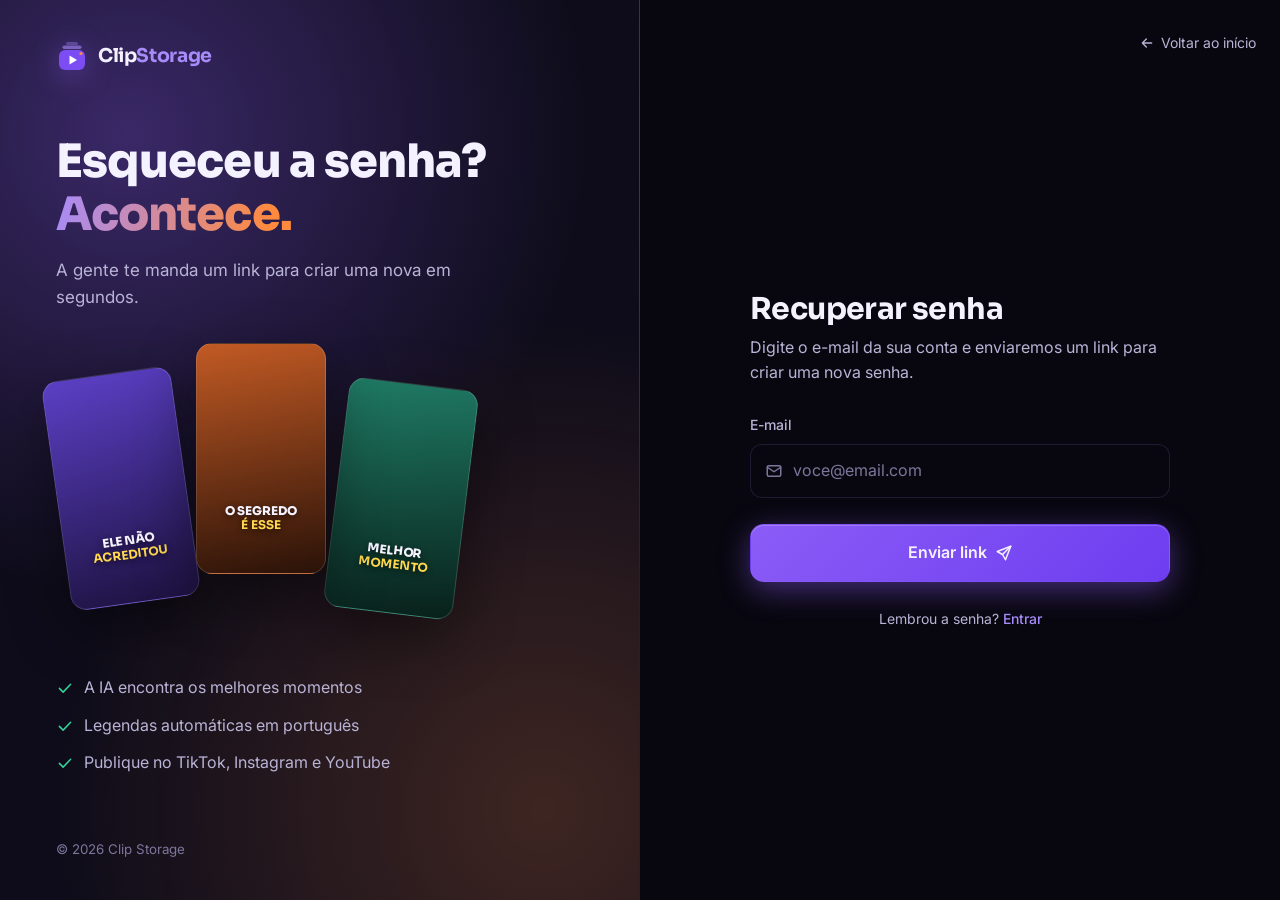
<file: recuperar-senha.html>
<!DOCTYPE html>
<html lang="pt-BR">
<head>
  <meta charset="UTF-8">
  <meta name="viewport" content="width=device-width, initial-scale=1">
  <title>Recuperar senha — Clip Storage</title>
  <meta name="theme-color" content="#08070f">
  <link rel="icon" href="assets/img/logo.svg" type="image/svg+xml">
  <link rel="preconnect" href="https://fonts.googleapis.com">
  <link rel="preconnect" href="https://fonts.gstatic.com" crossorigin>
  <link href="https://fonts.googleapis.com/css2?family=Inter:wght@400;500;600;700&family=Sora:wght@500;600;700;800&display=swap" rel="stylesheet">
  <link rel="stylesheet" href="assets/css/base.css">
  <link rel="stylesheet" href="assets/css/auth.css">
</head>
<body>
  <a class="pular-conteudo" href="#conteudo">Pular para o conteúdo</a>
  <div class="auth">
    <!-- Lado visual -->
    <aside class="auth-visual" aria-hidden="true">
      <a href="index.html" class="logo"><svg viewBox="0 0 32 32" aria-hidden="true"><rect x="10" y="2" width="12" height="3" rx="1.5" fill="#a78bfa" opacity=".35"/><rect x="6.5" y="5.5" width="19" height="3.5" rx="1.75" fill="#a78bfa" opacity=".6"/><rect x="3" y="10" width="26" height="20" rx="6" fill="#7c4df3"/><path d="M13.5 15.5v9l7.5-4.5z" fill="#fff"/><circle cx="25" cy="13.5" r="1.6" fill="#ff8a3d"/></svg><span>Clip<b>Storage</b></span></a>
      <div>
        <h1>Esqueceu a senha? <span class="grad">Acontece.</span></h1>
        <p>A gente te manda um link para criar uma nova em segundos.</p>
        <div class="auth-mural">
          <div class="mural-corte m1"><span>ELE NÃO<br><b>ACREDITOU</b></span></div>
          <div class="mural-corte m2"><span>O SEGREDO<br><b>É ESSE</b></span></div>
          <div class="mural-corte m3"><span>MELHOR<br><b>MOMENTO</b></span></div>
        </div>
        <ul class="auth-lista">
          <li><i data-icone="check"></i> A IA encontra os melhores momentos</li>
          <li><i data-icone="check"></i> Legendas automáticas em português</li>
          <li><i data-icone="check"></i> Publique no TikTok, Instagram e YouTube</li>
        </ul>
      </div>
      <small style="color:var(--text-3)">© 2026 Clip Storage</small>
    </aside>

    <!-- Lado do formulário -->
    <main class="auth-form-lado" id="conteudo">
      <div class="auth-topo-mobile"><a href="index.html" class="logo"><svg viewBox="0 0 32 32" aria-hidden="true"><rect x="10" y="2" width="12" height="3" rx="1.5" fill="#a78bfa" opacity=".35"/><rect x="6.5" y="5.5" width="19" height="3.5" rx="1.75" fill="#a78bfa" opacity=".6"/><rect x="3" y="10" width="26" height="20" rx="6" fill="#7c4df3"/><path d="M13.5 15.5v9l7.5-4.5z" fill="#fff"/><circle cx="25" cy="13.5" r="1.6" fill="#ff8a3d"/></svg><span>Clip<b>Storage</b></span></a></div>
      <a href="index.html" class="auth-voltar"><i data-icone="voltar"></i> Voltar ao início</a>
      <div class="auth-caixa">
        <div id="etapaPedido">
          <h2>Recuperar senha</h2>
          <p class="sub">Digite o e-mail da sua conta e enviaremos um link para criar uma nova senha.</p>
          <form class="auth-form" id="formRecuperar" novalidate>
            <div class="campo">
              <label for="email">E-mail</label>
              <div class="entrada"><i data-icone="email"></i><input type="email" id="email" name="email" placeholder="voce@email.com" autocomplete="email" required></div>
              <span class="msg-erro" data-erro="email"></span>
            </div>
            <button type="submit" class="btn btn-primario btn-bloco btn-grande">Enviar link <i data-icone="enviar"></i></button>
          </form>
        </div>
        <div id="etapaEnviado" class="sucesso" hidden>
          <div class="sucesso-icone"><i data-icone="email"></i></div>
          <h2>Confira seu e-mail</h2>
          <p class="sub">Se existir uma conta com <b id="emailEnviado"></b>, você vai receber o link em alguns minutos. Veja também a caixa de spam.</p>
          <a href="login.html" class="btn btn-primario btn-bloco">Voltar para o login</a>
        </div>
        <p class="auth-rodape">Lembrou a senha? <a href="login.html" class="link">Entrar</a></p>
      </div>
    </main>
  </div>
  <div class="toast" id="toast" role="status"></div>
  <script src="assets/js/icones.js"></script>
  <script src="assets/js/api.js"></script>
  <script src="assets/js/auth.js"></script>
</body>
</html>
</file>
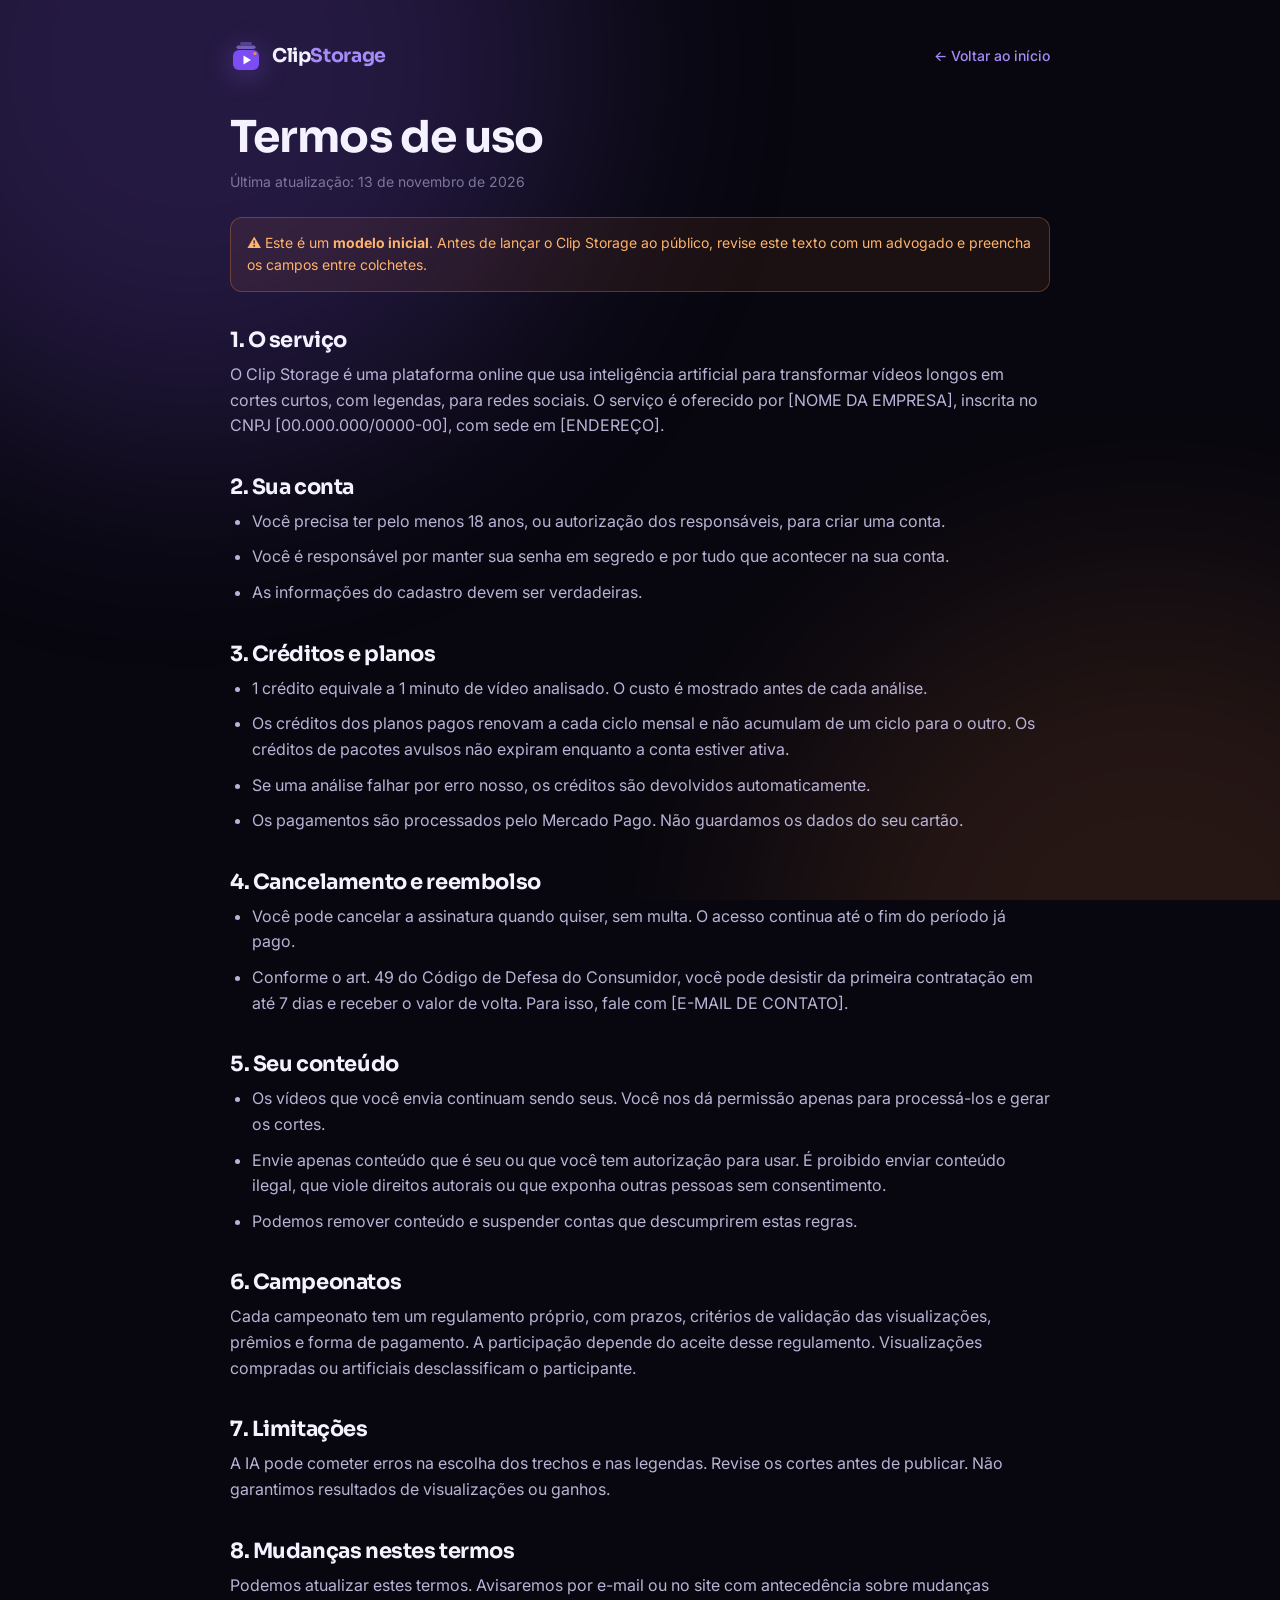
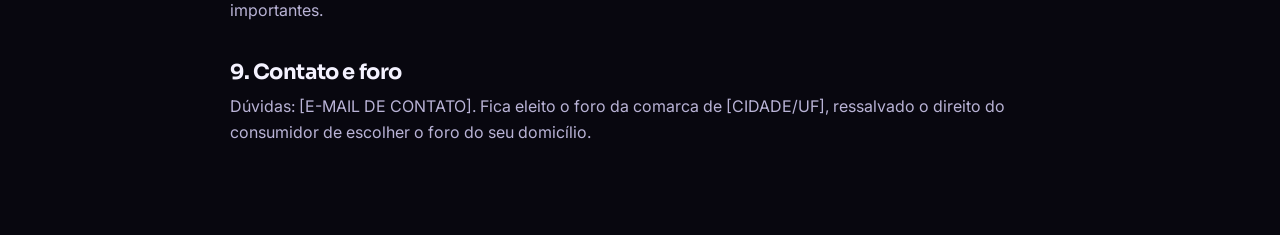
<file: termos.html>
<!DOCTYPE html>
<html lang="pt-BR">
<head>
  <meta charset="UTF-8">
  <meta name="viewport" content="width=device-width, initial-scale=1">
  <title>Termos de uso — Clip Storage</title>
  <link rel="icon" href="assets/img/logo.svg" type="image/svg+xml">
  <link href="https://fonts.googleapis.com/css2?family=Inter:wght@400;500;600;700&family=Sora:wght@600;700;800&display=swap" rel="stylesheet">
  <link rel="stylesheet" href="assets/css/base.css">
  <style>
    .legal { width: min(100% - 40px, 820px); margin: 0 auto; padding: 40px 0 80px; }
    .legal header { display: flex; justify-content: space-between; align-items: center; margin-bottom: 40px; }
    .legal h1 { font-size: clamp(30px, 5vw, 44px); margin-bottom: 8px; }
    .legal h2 { font-size: 21px; margin: 36px 0 10px; }
    .legal p, .legal li { color: var(--text-2); margin-bottom: 10px; }
    .legal ul { padding-left: 22px; }
    .legal .atualizado { color: var(--text-3); font-size: 14px; }
    .legal .modelo { padding: 14px 16px; border-radius: 12px; background: rgba(255,138,61,.08); border: 1px solid rgba(255,138,61,.3); color: var(--accent-2); font-size: 14px; margin: 24px 0; }
  </style>
</head>
<body>
  <div class="brilho-fundo" aria-hidden="true"></div>
  <main class="legal">
    <header><a href="index.html" class="logo"><svg viewBox="0 0 32 32" aria-hidden="true"><rect x="10" y="2" width="12" height="3" rx="1.5" fill="#a78bfa" opacity=".35"/><rect x="6.5" y="5.5" width="19" height="3.5" rx="1.75" fill="#a78bfa" opacity=".6"/><rect x="3" y="10" width="26" height="20" rx="6" fill="#7c4df3"/><path d="M13.5 15.5v9l7.5-4.5z" fill="#fff"/><circle cx="25" cy="13.5" r="1.6" fill="#ff8a3d"/></svg><span>Clip<b>Storage</b></span></a><a href="index.html" class="link">← Voltar ao início</a></header>
    <h1>Termos de uso</h1>
    <p class="atualizado">Última atualização: 13 de novembro de 2026</p>
    <div class="modelo">⚠️ Este é um <b>modelo inicial</b>. Antes de lançar o Clip Storage ao público, revise este texto com um advogado e preencha os campos entre colchetes.</div>
    <h2>1. O serviço</h2>
    <p>O Clip Storage é uma plataforma online que usa inteligência artificial para transformar vídeos longos em cortes curtos, com legendas, para redes sociais. O serviço é oferecido por [NOME DA EMPRESA], inscrita no CNPJ [00.000.000/0000-00], com sede em [ENDEREÇO].</p>
    <h2>2. Sua conta</h2>
    <ul>
      <li>Você precisa ter pelo menos 18 anos, ou autorização dos responsáveis, para criar uma conta.</li>
      <li>Você é responsável por manter sua senha em segredo e por tudo que acontecer na sua conta.</li>
      <li>As informações do cadastro devem ser verdadeiras.</li>
    </ul>
    <h2>3. Créditos e planos</h2>
    <ul>
      <li>1 crédito equivale a 1 minuto de vídeo analisado. O custo é mostrado antes de cada análise.</li>
      <li>Os créditos dos planos pagos renovam a cada ciclo mensal e não acumulam de um ciclo para o outro. Os créditos de pacotes avulsos não expiram enquanto a conta estiver ativa.</li>
      <li>Se uma análise falhar por erro nosso, os créditos são devolvidos automaticamente.</li>
      <li>Os pagamentos são processados pelo Mercado Pago. Não guardamos os dados do seu cartão.</li>
    </ul>
    <h2>4. Cancelamento e reembolso</h2>
    <ul>
      <li>Você pode cancelar a assinatura quando quiser, sem multa. O acesso continua até o fim do período já pago.</li>
      <li>Conforme o art. 49 do Código de Defesa do Consumidor, você pode desistir da primeira contratação em até 7 dias e receber o valor de volta. Para isso, fale com [E-MAIL DE CONTATO].</li>
    </ul>
    <h2>5. Seu conteúdo</h2>
    <ul>
      <li>Os vídeos que você envia continuam sendo seus. Você nos dá permissão apenas para processá-los e gerar os cortes.</li>
      <li>Envie apenas conteúdo que é seu ou que você tem autorização para usar. É proibido enviar conteúdo ilegal, que viole direitos autorais ou que exponha outras pessoas sem consentimento.</li>
      <li>Podemos remover conteúdo e suspender contas que descumprirem estas regras.</li>
    </ul>
    <h2>6. Campeonatos</h2>
    <p>Cada campeonato tem um regulamento próprio, com prazos, critérios de validação das visualizações, prêmios e forma de pagamento. A participação depende do aceite desse regulamento. Visualizações compradas ou artificiais desclassificam o participante.</p>
    <h2>7. Limitações</h2>
    <p>A IA pode cometer erros na escolha dos trechos e nas legendas. Revise os cortes antes de publicar. Não garantimos resultados de visualizações ou ganhos.</p>
    <h2>8. Mudanças nestes termos</h2>
    <p>Podemos atualizar estes termos. Avisaremos por e-mail ou no site com antecedência sobre mudanças importantes.</p>
    <h2>9. Contato e foro</h2>
    <p>Dúvidas: [E-MAIL DE CONTATO]. Fica eleito o foro da comarca de [CIDADE/UF], ressalvado o direito do consumidor de escolher o foro do seu domicílio.</p>
  </main>
</body>
</html>
</file>
<file: assets/css/base.css>
/* =========================================================
   CLIP STORAGE — Design system (cores, fontes, componentes)
   ========================================================= */
:root {
  /* Cores */
  --bg: #08070f;
  --bg-2: #0e0c1a;
  --surface: #141124;
  --surface-2: #1b1730;
  --border: rgba(167, 139, 250, 0.14);
  --border-strong: rgba(167, 139, 250, 0.32);
  --text: #f4f2ff;
  --text-2: #b9b3d6;
  --text-3: #7d769c;
  --primary: #8b5cf6;
  --primary-2: #a78bfa;
  --primary-glow: rgba(139, 92, 246, 0.45);
  --accent: #ff8a3d;
  --accent-2: #ffb36b;
  --success: #34d399;
  --danger: #f87171;

  /* Tipografia */
  --font-title: "Sora", system-ui, sans-serif;
  --font-body: "Inter", system-ui, sans-serif;

  /* Medidas */
  --radius: 14px;
  --radius-lg: 22px;
  --container: 1180px;
  --shadow: 0 20px 60px rgba(0, 0, 0, 0.45);
}

*, *::before, *::after { box-sizing: border-box; margin: 0; padding: 0; }
html { scroll-behavior: smooth; }
body {
  font-family: var(--font-body);
  background: var(--bg);
  color: var(--text);
  line-height: 1.6;
  -webkit-font-smoothing: antialiased;
  overflow-x: hidden;
}
img, svg { display: block; max-width: 100%; }
[hidden] { display: none !important; }
a { color: inherit; text-decoration: none; }
button, input, select, textarea { font: inherit; color: inherit; }
h1, h2, h3, h4 { font-family: var(--font-title); line-height: 1.15; letter-spacing: -0.02em; }

.container { width: min(100% - 40px, var(--container)); margin-inline: auto; }
.pular-conteudo {
  position: absolute; left: -999px; top: 8px; z-index: 999;
  background: var(--primary); padding: 8px 14px; border-radius: 8px;
}
.pular-conteudo:focus { left: 8px; }

/* Texto em degradê */
.grad {
  background: linear-gradient(100deg, var(--primary-2), var(--accent) 90%);
  -webkit-background-clip: text; background-clip: text; color: transparent;
}
.etiqueta {
  display: inline-flex; align-items: center; gap: 8px;
  font-size: 12px; font-weight: 600; letter-spacing: 0.14em; text-transform: uppercase;
  color: var(--primary-2);
}
.etiqueta::before { content: ""; width: 18px; height: 2px; background: var(--accent); border-radius: 2px; }
.ilustrativo { font-size: 11px; letter-spacing: 0.16em; text-transform: uppercase; color: var(--text-3); text-align: center; }

/* ---------- Botões ---------- */
.btn {
  display: inline-flex; align-items: center; justify-content: center; gap: 8px;
  padding: 12px 22px; border-radius: 12px; border: 1px solid transparent;
  font-weight: 600; font-size: 15px; cursor: pointer; white-space: nowrap;
  transition: transform 0.15s, box-shadow 0.2s, background 0.2s, border-color 0.2s;
}
.btn:hover { transform: translateY(-1px); }
.btn:active { transform: translateY(0); }
.btn svg { width: 18px; height: 18px; }
.btn-primario {
  background: linear-gradient(135deg, var(--primary), #6d3df0);
  box-shadow: 0 8px 30px var(--primary-glow), inset 0 1px 0 rgba(255, 255, 255, 0.2);
}
.btn-primario:hover { box-shadow: 0 10px 40px var(--primary-glow), inset 0 1px 0 rgba(255, 255, 255, 0.25); }
.btn-destaque { background: linear-gradient(135deg, var(--accent), #ff6a1a); color: #1a0d02; box-shadow: 0 8px 30px rgba(255, 138, 61, 0.35); }
.btn-contorno { border-color: var(--border-strong); background: rgba(255, 255, 255, 0.02); }
.btn-contorno:hover { border-color: var(--primary-2); background: rgba(139, 92, 246, 0.08); }
.btn-fantasma { color: var(--text-2); padding-inline: 12px; }
.btn-fantasma:hover { color: var(--text); }
.btn-bloco { width: 100%; }
.btn-grande { padding: 15px 28px; font-size: 16px; border-radius: 14px; }

/* ---------- Logo ---------- */
.logo { display: inline-flex; align-items: center; gap: 10px; font-family: var(--font-title); font-weight: 700; font-size: 19px; letter-spacing: -0.02em; }
.logo svg { width: 32px; height: 32px; filter: drop-shadow(0 4px 14px var(--primary-glow)); }
.logo span b { color: var(--primary-2); font-weight: 700; }

/* ---------- Cartões ---------- */
.cartao {
  background: linear-gradient(180deg, var(--surface), var(--bg-2));
  border: 1px solid var(--border); border-radius: var(--radius-lg);
}

/* ---------- Formulários ---------- */
.campo { display: flex; flex-direction: column; gap: 8px; }
.campo label { font-size: 14px; font-weight: 500; color: var(--text-2); }
.entrada {
  display: flex; align-items: center; gap: 10px;
  background: var(--bg); border: 1px solid var(--border); border-radius: 12px;
  padding: 0 14px; transition: border-color 0.2s, box-shadow 0.2s;
}
.entrada:focus-within { border-color: var(--primary); box-shadow: 0 0 0 4px rgba(139, 92, 246, 0.18); }
.entrada svg { width: 18px; height: 18px; color: var(--text-3); flex-shrink: 0; }
.entrada input, .entrada select { flex: 1; background: none; border: 0; outline: 0; padding: 13px 0; min-width: 0; }
.entrada input::placeholder { color: var(--text-3); }
.entrada.erro { border-color: var(--danger); }
.msg-erro { font-size: 13px; color: var(--danger); min-height: 0; }
.icone-btn { background: none; border: 0; cursor: pointer; color: var(--text-3); display: grid; place-items: center; }
.icone-btn:hover { color: var(--text); }

.check { display: flex; align-items: center; gap: 10px; font-size: 14px; color: var(--text-2); cursor: pointer; }
.check input { width: 18px; height: 18px; accent-color: var(--primary); }

/* ---------- Animação ao rolar ---------- */
.revelar { opacity: 0; transform: translateY(24px); transition: opacity 0.7s ease, transform 0.7s ease; }
.revelar.visivel { opacity: 1; transform: none; }
@media (prefers-reduced-motion: reduce) {
  .revelar { opacity: 1; transform: none; transition: none; }
  * { animation: none !important; }
}

/* Fundo com brilhos */
.brilho-fundo { position: fixed; inset: 0; pointer-events: none; z-index: -1; overflow: hidden; }
.brilho-fundo::before, .brilho-fundo::after {
  content: ""; position: absolute; width: 60vw; height: 60vw; border-radius: 50%; filter: blur(120px); opacity: 0.22;
}
.brilho-fundo::before { background: var(--primary); top: -25vw; left: -15vw; }
.brilho-fundo::after { background: var(--accent); bottom: -35vw; right: -20vw; opacity: 0.12; }

/* Aviso flutuante (toast) */
.toast {
  position: fixed; bottom: 24px; left: 50%; transform: translate(-50%, 20px); opacity: 0;
  background: var(--surface-2); border: 1px solid var(--border-strong); padding: 12px 18px; border-radius: 12px;
  box-shadow: var(--shadow); font-size: 14px; z-index: 1000; transition: 0.3s; pointer-events: none;
}
.toast.mostrar { opacity: 1; transform: translate(-50%, 0); }

.link { color: var(--primary-2); font-weight: 500; font-size: 14px; }
.link:hover { color: var(--text); text-decoration: underline; }
.btn:disabled { opacity: 0.45; cursor: not-allowed; transform: none; box-shadow: none; }
</file>
<file: assets/css/landing.css>
/* =========================================================
   CLIP STORAGE — Página inicial
   ========================================================= */

/* ---------- Cabeçalho ---------- */
.topo {
  position: sticky; top: 0; z-index: 50;
  transition: background 0.3s, border-color 0.3s, backdrop-filter 0.3s;
  border-bottom: 1px solid transparent;
}
.topo.rolou { background: rgba(8, 7, 15, 0.78); backdrop-filter: blur(14px); border-color: var(--border); }
.topo-inner { display: flex; align-items: center; justify-content: space-between; height: 72px; gap: 24px; }
.menu { display: flex; gap: 28px; font-size: 15px; color: var(--text-2); }
.menu a:hover { color: var(--text); }
.menu-acoes-mobile, .menu-botao { display: none; }
.topo-acoes { display: flex; align-items: center; gap: 8px; }

/* ---------- Hero ---------- */
.hero { padding: 64px 0 40px; }
.hero-texto { text-align: center; max-width: 980px; }
.selo {
  display: inline-flex; align-items: center; gap: 8px; padding: 7px 14px; border-radius: 99px;
  background: rgba(139, 92, 246, 0.1); border: 1px solid var(--border-strong);
  font-size: 13px; color: var(--primary-2); margin-bottom: 24px;
}
.selo .icone { width: 15px; height: 15px; }
.hero h1 { font-size: clamp(38px, 6.2vw, 70px); font-weight: 800; }
.hero-sub { font-size: clamp(16px, 2vw, 19px); color: var(--text-2); max-width: 640px; margin: 22px auto 0; }
.hero-ctas { display: flex; gap: 12px; justify-content: center; flex-wrap: wrap; margin-top: 34px; }
.hero-nota { display: flex; justify-content: center; align-items: center; gap: 6px; margin-top: 18px; font-size: 14px; color: var(--text-3); }
.hero-nota .icone { width: 15px; height: 15px; color: var(--success); }

/* ---------- Palco animado ---------- */
.palco {
  position: relative; margin-top: 56px; height: 400px;
  display: grid; grid-template-columns: 1.25fr 0.9fr 1.25fr; align-items: center; gap: 24px;
  perspective: 1200px;
}
.palco::after {
  content: ""; position: absolute; left: 10%; right: 10%; bottom: -10px; height: 60px;
  background: radial-gradient(ellipse at center, var(--primary-glow), transparent 70%); filter: blur(20px); z-index: -1;
}

/* Vídeo original */
.palco-video {
  background: var(--surface); border: 1px solid var(--border); border-radius: 18px; padding: 14px;
  transform: rotateY(14deg); box-shadow: var(--shadow);
}
.pv-topo { display: flex; align-items: center; gap: 8px; font-size: 12px; color: var(--text-2); margin-bottom: 10px; }
.pv-tempo { margin-left: auto; color: var(--text-3); font-variant-numeric: tabular-nums; }
.pv-ponto { width: 8px; height: 8px; border-radius: 50%; background: var(--danger); }
.ao-vivo { animation: piscar 1.4s infinite; }
.pv-tela {
  position: relative; aspect-ratio: 16 / 9; border-radius: 10px; overflow: hidden;
  background: radial-gradient(circle at 30% 40%, #3b2a7a, transparent 60%), radial-gradient(circle at 75% 70%, #7a3b1d, transparent 55%), #120f22;
}
.pv-onda {
  position: absolute; inset: 35% 6%;
  background: repeating-linear-gradient(90deg, rgba(255, 255, 255, 0.55) 0 3px, transparent 3px 7px);
  mask: linear-gradient(transparent, #000 30%, #000 70%, transparent);
  -webkit-mask: linear-gradient(transparent, #000 30%, #000 70%, transparent);
  animation: onda 1.2s ease-in-out infinite alternate; transform-origin: center;
}
.pv-scan {
  position: absolute; top: 0; bottom: 0; width: 3px; background: var(--accent);
  box-shadow: 0 0 20px 4px rgba(255, 138, 61, 0.7); animation: scan 4s linear infinite;
}
.pv-linha { position: relative; height: 10px; border-radius: 99px; background: var(--surface-2); margin-top: 14px; overflow: hidden; }
.pv-trecho { position: absolute; top: 0; bottom: 0; border-radius: 99px; background: linear-gradient(90deg, var(--primary), var(--accent)); opacity: 0; animation: acender 4s infinite; }
.t1 { left: 8%; width: 9%; animation-delay: 0.3s; }
.t2 { left: 31%; width: 7%; animation-delay: 1.2s; }
.t3 { left: 55%; width: 11%; animation-delay: 2.1s; }
.t4 { left: 80%; width: 8%; animation-delay: 3.1s; }
.pv-cursor { position: absolute; top: -2px; bottom: -2px; width: 2px; background: #fff; animation: scan 4s linear infinite; }
.pv-rotulo { display: inline-flex; align-items: center; gap: 6px; margin-top: 12px; font-size: 13px; color: var(--text-2); }
.pv-rotulo .icone { width: 15px; height: 15px; color: var(--accent); }
.pv-rotulo b { color: var(--text); }

/* Caixa (o "storage") */
.palco-caixa { position: relative; display: grid; place-items: center; height: 100%; }
.caixa-raios {
  position: absolute; width: 260px; height: 260px; border-radius: 50%;
  background: conic-gradient(from 0deg, transparent, rgba(139, 92, 246, 0.35), transparent 30%, rgba(255, 138, 61, 0.25), transparent 60%);
  filter: blur(18px); animation: girar 8s linear infinite;
}
.caixa { position: relative; width: 150px; animation: flutuar 4s ease-in-out infinite; }
.caixa-tampa {
  height: 22px; margin: 0 14px -4px; border-radius: 10px 10px 4px 4px;
  background: linear-gradient(180deg, #b79bff, #8b5cf6); box-shadow: 0 -6px 20px var(--primary-glow);
  animation: tampa 4s ease-in-out infinite; transform-origin: left bottom;
}
.caixa-corpo {
  height: 130px; border-radius: 22px; display: grid; place-items: center;
  background: linear-gradient(160deg, #8b5cf6, #4c1fc9 70%);
  border: 1px solid rgba(255, 255, 255, 0.25);
  box-shadow: 0 30px 60px rgba(76, 31, 201, 0.55), inset 0 2px 0 rgba(255, 255, 255, 0.35), inset 0 -20px 40px rgba(0, 0, 0, 0.25);
}
.caixa-corpo .icone { width: 52px; height: 52px; color: #fff; filter: drop-shadow(0 4px 14px rgba(0, 0, 0, 0.35)); }
.caixa-base { width: 200px; height: 18px; border-radius: 50%; margin-top: 18px; background: radial-gradient(ellipse, rgba(139, 92, 246, 0.6), transparent 70%); }
.caixa-rotulo { position: absolute; bottom: 30px; font-size: 11px; letter-spacing: 0.3em; color: var(--text-3); }

/* Cortes verticais */
.palco-cortes { display: flex; gap: 14px; justify-content: center; transform: rotateY(-14deg); }
.corte {
  position: relative; width: 31%; aspect-ratio: 9 / 16; border-radius: 14px; overflow: hidden;
  border: 1px solid rgba(255, 255, 255, 0.12); box-shadow: var(--shadow);
  display: flex; flex-direction: column; justify-content: flex-end; padding: 10px;
  animation: entrarCorte 4s ease-in-out infinite;
}
.c1 { background: linear-gradient(170deg, #5b3fc4, #1d1240); animation-delay: 0s; }
.c2 { background: linear-gradient(170deg, #c25a24, #2a1208); animation-delay: 0.4s; margin-top: 30px; }
.c3 { background: linear-gradient(170deg, #1f7a64, #08201a); animation-delay: 0.8s; }
.corte::before { content: ""; position: absolute; inset: 0; background: radial-gradient(circle at 50% 35%, rgba(255, 255, 255, 0.18), transparent 45%); }
.corte-legenda { position: relative; font-family: var(--font-title); font-weight: 800; font-size: 13px; line-height: 1.1; text-align: center; margin-bottom: 30%; text-shadow: 0 2px 6px rgba(0, 0, 0, 0.6); }
.corte-legenda b { color: #ffd84d; }
.corte-views { position: relative; display: flex; align-items: center; gap: 4px; font-size: 11px; color: rgba(255, 255, 255, 0.85); }
.corte-views .icone { width: 12px; height: 12px; }

@keyframes piscar { 50% { opacity: 0.3; } }
@keyframes onda { from { transform: scaleY(0.45); } to { transform: scaleY(1); } }
@keyframes scan { from { left: 0; } to { left: 100%; } }
@keyframes acender { 0%, 8% { opacity: 0; } 15%, 100% { opacity: 1; } }
@keyframes girar { to { transform: rotate(360deg); } }
@keyframes flutuar { 50% { transform: translateY(-10px); } }
@keyframes tampa { 0%, 60%, 100% { transform: rotate(0); } 75% { transform: rotate(-14deg); } }
@keyframes entrarCorte { 0%, 100% { transform: translateY(0); } 50% { transform: translateY(-8px); } }

/* Plataformas */
.plataformas { display: flex; flex-direction: column; align-items: center; gap: 14px; margin-top: 48px; }
.plataformas > span { font-size: 13px; color: var(--text-3); }
.plataformas ul { list-style: none; display: flex; flex-wrap: wrap; justify-content: center; gap: 10px 26px; }
.plataformas li { display: flex; align-items: center; gap: 8px; color: var(--text-2); font-weight: 600; }
.plataformas .icone { color: var(--primary-2); }

/* ---------- Seções ---------- */
.secao { padding: 100px 0; }
.secao-cabeca { text-align: center; max-width: 860px; margin: 0 auto 56px; }
.secao-cabeca.esquerda { text-align: left; margin: 0; }
.secao-cabeca h2 { font-size: clamp(30px, 4.4vw, 48px); margin-top: 14px; }
.secao-cabeca p { color: var(--text-2); margin-top: 16px; font-size: 17px; }

/* Passos */
.passos { list-style: none; display: grid; grid-template-columns: repeat(3, 1fr); gap: 20px; }
.passo { position: relative; padding: 30px; }
.passo > .icone { width: 44px; height: 44px; padding: 11px; border-radius: 12px; background: rgba(139, 92, 246, 0.14); color: var(--primary-2); }
.passo-num { position: absolute; top: 22px; right: 26px; font-family: var(--font-title); font-size: 42px; font-weight: 800; color: rgba(167, 139, 250, 0.12); }
.passo h3 { font-size: 22px; margin: 18px 0 8px; }
.passo p { color: var(--text-2); }

/* Demonstração */
.demo { display: grid; grid-template-columns: 1fr 1fr; gap: 48px; padding: 48px; margin-top: 24px; align-items: center; }
.demo-texto h3 { font-size: 30px; margin: 14px 0; }
.demo-texto p { color: var(--text-2); }
.lista-check { list-style: none; display: flex; flex-direction: column; gap: 10px; margin-top: 20px; }
.lista-check li { display: flex; gap: 10px; align-items: flex-start; color: var(--text-2); font-size: 15px; }
.lista-check .icone { width: 18px; height: 18px; flex-shrink: 0; margin-top: 3px; color: var(--success); }
.demo-painel { background: var(--bg); border: 1px solid var(--border); border-radius: 18px; padding: 20px; display: flex; flex-direction: column; gap: 16px; }
.abas { display: flex; gap: 6px; background: var(--surface); padding: 5px; border-radius: 12px; }
.aba { flex: 1; display: flex; align-items: center; justify-content: center; gap: 6px; padding: 9px; border: 0; border-radius: 9px; background: none; color: var(--text-2); cursor: pointer; font-size: 14px; font-weight: 500; }
.aba .icone { width: 16px; height: 16px; }
.aba.ativa { background: var(--surface-2); color: var(--text); box-shadow: 0 2px 10px rgba(0, 0, 0, 0.3); }
.demo-arquivo { display: flex; align-items: center; gap: 14px; padding: 14px; border-radius: 12px; border: 1px dashed var(--border-strong); }
.demo-arquivo strong { display: block; font-size: 15px; word-break: break-all; }
.demo-arquivo span { font-size: 13px; color: var(--text-3); }
.demo-icone { width: 44px; height: 44px; border-radius: 10px; display: grid; place-items: center; background: linear-gradient(135deg, var(--primary), var(--accent)); flex-shrink: 0; }
.demo-trecho-topo { display: flex; justify-content: space-between; font-size: 14px; color: var(--text-2); margin-bottom: 10px; }
.demo-trecho-topo b { color: var(--text); }
.demo-trecho-escala { display: flex; justify-content: space-between; font-size: 12px; color: var(--text-3); margin-top: 6px; }
input[type="range"] { width: 100%; accent-color: var(--primary); }
.demo-custo { display: flex; justify-content: space-between; align-items: center; padding: 14px 16px; border-radius: 12px; background: rgba(255, 138, 61, 0.08); border: 1px solid rgba(255, 138, 61, 0.25); }
.demo-custo span { color: var(--text-2); font-size: 14px; }
.demo-custo strong { font-family: var(--font-title); font-size: 20px; color: var(--accent-2); }

/* Recursos */
.recursos { display: grid; grid-template-columns: repeat(3, 1fr); gap: 20px; margin-bottom: 14px; }
.recurso { padding: 22px; display: flex; flex-direction: column; }
.recurso h3 { font-size: 21px; margin: 22px 0 8px; }
.recurso p { color: var(--text-2); font-size: 15px; }
.recurso-visual { height: 300px; border-radius: 16px; background: var(--bg); border: 1px solid var(--border); padding: 16px; }

.editor-mini { display: flex; gap: 14px; align-items: center; }
.celular { width: 120px; flex-shrink: 0; aspect-ratio: 9 / 16; border-radius: 18px; padding: 5px; background: #000; border: 1px solid rgba(255, 255, 255, 0.15); max-height: 236px; }
.celular-tela { position: relative; height: 100%; border-radius: 14px; overflow: hidden; background: linear-gradient(170deg, #4b3399, #160e33); display: flex; flex-direction: column; align-items: center; justify-content: flex-end; padding: 10px 6px 34px; }
.celular-user { position: absolute; top: 10px; left: 10px; font-size: 10px; color: rgba(255, 255, 255, 0.8); }
.legenda-demo { font-family: var(--font-title); font-weight: 800; font-size: 14px; line-height: 1.1; text-align: center; transition: 0.25s; }
.estilo-destaque { text-shadow: 0 2px 6px rgba(0, 0, 0, 0.7); }
.estilo-destaque b { background: #ffd84d; color: #111; padding: 0 4px; border-radius: 4px; }
.estilo-classica { font-family: var(--font-body); font-weight: 700; font-size: 12px; background: rgba(0, 0, 0, 0.65); padding: 4px 8px; border-radius: 6px; }
.estilo-classica b { color: #fff; }
.estilo-neon { color: #f0e6ff; text-shadow: 0 0 6px #a78bfa, 0 0 14px #8b5cf6, 0 0 24px #8b5cf6; }
.estilo-neon b { color: #ffb36b; text-shadow: 0 0 6px #ff8a3d, 0 0 14px #ff8a3d; }
.editor-opcoes { display: flex; flex-direction: column; gap: 8px; min-width: 0; }
.mini-titulo { font-size: 11px; letter-spacing: 0.12em; text-transform: uppercase; color: var(--text-3); margin-top: 6px; }
.chips { display: flex; flex-wrap: wrap; gap: 6px; }
.chip { padding: 6px 10px; font-size: 12px; border-radius: 8px; border: 1px solid var(--border); background: var(--surface); color: var(--text-2); cursor: pointer; }
.chip.ativo { border-color: var(--primary); color: var(--text); background: rgba(139, 92, 246, 0.18); }

.redes { display: flex; flex-direction: column; gap: 8px; justify-content: center; }
.redes .btn { margin-top: 4px; padding: 10px; }
.rede { display: flex; align-items: center; gap: 12px; padding: 8px 12px; border-radius: 12px; background: var(--surface); border: 1px solid var(--border); }
.rede b { display: block; font-size: 14px; }
.rede small { font-size: 12px; color: var(--text-3); }
.rede-icone { width: 34px; height: 34px; border-radius: 9px; display: grid; place-items: center; }
.rede-icone .icone { width: 17px; height: 17px; }
.tt { background: #111; color: #fff; box-shadow: inset 0 0 0 1px #2a2a2a; }
.ig { background: linear-gradient(135deg, #f9a03f, #d6249f 55%, #6a3ee8); color: #fff; }
.yt { background: #ff2a2a; color: #fff; }
.conectado { margin-left: auto; font-size: 11px; color: var(--success); background: rgba(52, 211, 153, 0.1); padding: 3px 8px; border-radius: 99px; }

.grafico { display: flex; flex-direction: column; }
.grafico-topo { display: flex; justify-content: space-between; align-items: baseline; font-size: 13px; color: var(--text-3); }
.grafico-topo b { font-family: var(--font-title); font-size: 22px; color: var(--text); }
.grafico-topo em { font-style: normal; font-size: 13px; color: var(--success); margin-left: 4px; }
.barras { flex: 1; display: flex; align-items: flex-end; gap: 8px; padding: 18px 0 12px; }
.barras span { flex: 1; height: var(--h); border-radius: 6px 6px 3px 3px; background: linear-gradient(180deg, var(--primary-2), var(--primary) 60%, rgba(139, 92, 246, 0.3)); transform-origin: bottom; }
.recurso.visivel .barras span { animation: crescer 0.9s ease-out both; }
.barras span:nth-child(2n) { background: linear-gradient(180deg, var(--accent-2), var(--accent) 60%, rgba(255, 138, 61, 0.3)); }
.grafico-legenda { display: flex; gap: 14px; font-size: 12px; color: var(--text-3); }
.grafico-legenda span { display: flex; align-items: center; gap: 6px; }
.bola { width: 8px; height: 8px; border-radius: 50%; display: inline-block; }
@keyframes crescer { from { transform: scaleY(0); } }

/* Arena */
.arena { display: grid; grid-template-columns: 1.05fr 1fr; gap: 48px; padding: 56px; position: relative; overflow: hidden; }
.arena::before { content: ""; position: absolute; width: 420px; height: 420px; right: -120px; top: -160px; border-radius: 50%; background: rgba(255, 138, 61, 0.14); filter: blur(80px); }
.arena-texto h2 { font-size: clamp(34px, 5vw, 56px); margin: 14px 0 16px; }
.arena-texto > p { color: var(--text-2); font-size: 17px; }
.arena-passos { list-style: none; display: flex; flex-direction: column; gap: 14px; margin: 28px 0 32px; }
.arena-passos li { display: flex; gap: 14px; align-items: flex-start; color: var(--text-2); }
.arena-passos li > span { width: 30px; height: 30px; flex-shrink: 0; border-radius: 50%; display: grid; place-items: center; font-weight: 700; font-size: 14px; background: rgba(255, 138, 61, 0.15); color: var(--accent-2); }
.arena-passos b { display: block; color: var(--text); }
.ranking { position: relative; background: var(--bg); border: 1px solid var(--border); border-radius: 18px; padding: 20px; align-self: center; }
.ranking-topo { display: flex; justify-content: space-between; align-items: center; margin-bottom: 14px; }
.ranking-topo span { display: flex; align-items: center; gap: 8px; font-weight: 600; }
.ranking-topo .icone { color: var(--accent); }
.ranking-topo small { color: var(--text-3); font-size: 12px; }
.ranking ol { list-style: none; display: flex; flex-direction: column; gap: 8px; margin-bottom: 12px; }
.ranking li { display: grid; grid-template-columns: 26px 34px 1fr auto auto; align-items: center; gap: 10px; padding: 10px 12px; border-radius: 12px; background: var(--surface); font-size: 14px; }
.pos { font-weight: 700; color: var(--text-3); text-align: center; }
.r1 .pos { color: #ffd84d; } .r2 .pos { color: #d7d7e8; } .r3 .pos { color: #e09a63; }
.avatar { width: 34px; height: 34px; border-radius: 50%; display: grid; place-items: center; font-size: 12px; font-weight: 700; background: color-mix(in srgb, var(--c) 30%, transparent); color: var(--c); border: 1px solid color-mix(in srgb, var(--c) 50%, transparent); }
.r-views { color: var(--text-2); font-variant-numeric: tabular-nums; }
.premio { font-size: 12px; font-weight: 700; color: var(--success); background: rgba(52, 211, 153, 0.1); padding: 3px 8px; border-radius: 99px; }
.ranking li.voce { background: rgba(139, 92, 246, 0.14); border: 1px solid var(--border-strong); }

/* Planos */
.ciclo { display: inline-flex; gap: 4px; padding: 5px; margin-top: 26px; border-radius: 12px; background: var(--surface); border: 1px solid var(--border); }
.ciclo-btn { border: 0; background: none; padding: 9px 18px; border-radius: 9px; cursor: pointer; color: var(--text-2); font-weight: 600; }
.ciclo-btn em { font-style: normal; font-size: 12px; color: var(--success); margin-left: 4px; }
.ciclo-btn.ativo { background: var(--surface-2); color: var(--text); }
.planos { display: grid; grid-template-columns: repeat(3, 1fr); gap: 20px; align-items: stretch; }
.plano { position: relative; padding: 32px 28px; display: flex; flex-direction: column; gap: 14px; }
.plano h3 { font-size: 22px; }
.plano-desc { color: var(--text-2); font-size: 15px; min-height: 48px; }
.preco { display: flex; align-items: baseline; gap: 4px; margin: 6px 0 2px; }
.preco span { color: var(--text-2); font-weight: 600; }
.preco strong { font-family: var(--font-title); font-size: 44px; font-weight: 800; letter-spacing: -0.03em; }
.preco small { color: var(--text-3); }
.preco-anual { font-size: 13px; color: var(--text-3); margin-top: -8px; visibility: hidden; }
.anual .preco-anual { visibility: visible; }
.plano .lista-check { margin-top: 8px; }
.plano.destaque { border-color: var(--primary); background: linear-gradient(180deg, rgba(139, 92, 246, 0.16), var(--bg-2) 60%); box-shadow: 0 0 0 1px var(--primary), 0 30px 80px rgba(139, 92, 246, 0.25); }
.plano-selo { position: absolute; top: -13px; left: 50%; transform: translateX(-50%); padding: 5px 14px; border-radius: 99px; font-size: 12px; font-weight: 700; background: linear-gradient(135deg, var(--accent), #ff6a1a); color: #1a0d02; }
.planos-nota { text-align: center; color: var(--text-3); font-size: 14px; margin-top: 28px; }

/* Dúvidas */
.duvidas { display: grid; grid-template-columns: 0.8fr 1.2fr; gap: 56px; align-items: start; }
.faq { display: flex; flex-direction: column; gap: 10px; }
.faq details { background: var(--surface); border: 1px solid var(--border); border-radius: 14px; padding: 0 20px; transition: border-color 0.2s; }
.faq details[open] { border-color: var(--border-strong); }
.faq summary { list-style: none; cursor: pointer; padding: 18px 0; font-weight: 600; display: flex; justify-content: space-between; align-items: center; gap: 12px; }
.faq summary::-webkit-details-marker { display: none; }
.faq summary::after { content: "+"; font-size: 22px; color: var(--primary-2); transition: transform 0.2s; }
.faq details[open] summary::after { transform: rotate(45deg); }
.faq details p { color: var(--text-2); padding-bottom: 18px; }

/* CTA final */
.cta-final {
  text-align: center; padding: 72px 24px; border-radius: 28px; position: relative; overflow: hidden;
  background: radial-gradient(circle at 50% 0%, rgba(139, 92, 246, 0.35), transparent 60%), var(--surface);
  border: 1px solid var(--border-strong);
}
.cta-final h2 { font-size: clamp(32px, 5vw, 54px); margin: 16px 0; }
.cta-final p { color: var(--text-2); font-size: 17px; margin-bottom: 30px; }

/* Rodapé */
.rodape { border-top: 1px solid var(--border); padding: 48px 0 28px; margin-top: 40px; }
.rodape-inner { display: flex; justify-content: space-between; gap: 32px; flex-wrap: wrap; }
.rodape-inner p { color: var(--text-3); font-size: 14px; margin-top: 10px; }
.rodape nav { display: flex; gap: 24px; flex-wrap: wrap; color: var(--text-2); font-size: 14px; }
.rodape nav a:hover { color: var(--text); }
.rodape-base { color: var(--text-3); font-size: 13px; margin-top: 36px; }

/* ---------- Responsivo ---------- */
@media (max-width: 980px) {
  .menu {
    position: fixed; inset: 72px 0 auto 0; flex-direction: column; gap: 4px; padding: 16px 20px 24px;
    background: rgba(8, 7, 15, 0.97); border-bottom: 1px solid var(--border);
    transform: translateY(-120%); transition: transform 0.3s; font-size: 17px;
  }
  .menu a { padding: 10px 0; }
  .menu.aberto { transform: none; }
  .menu-acoes-mobile { display: flex; flex-direction: column; gap: 10px; margin-top: 12px; }
  .menu-botao { display: grid; }
  .menu-botao .icone { width: 26px; height: 26px; }
  .topo-acoes { display: none; }
  .palco { grid-template-columns: 1fr 1fr; height: auto; }
  .palco-caixa { display: none; }
  .passos, .recursos, .planos { grid-template-columns: 1fr; max-width: 560px; margin-inline: auto; }
  .demo, .arena, .duvidas { grid-template-columns: 1fr; padding: 28px; }
  .plano.destaque { order: -1; }
}
@media (max-width: 620px) {
  .hero { padding-top: 40px; }
  .palco { grid-template-columns: 1fr; }
  .palco-video, .palco-cortes { transform: none; }
  .secao { padding: 70px 0; }
  .ranking li { grid-template-columns: 22px 30px 1fr auto; font-size: 13px; }
  .ranking .premio { display: none; }
  .editor-mini { flex-direction: column; height: auto; }
  .recurso-visual { height: auto; min-height: 240px; }
}
</file>
<file: assets/css/auth.css>
/* =========================================================
   CLIP STORAGE — Login, cadastro e recuperar senha
   ========================================================= */
.auth { min-height: 100vh; display: grid; grid-template-columns: 1fr 1fr; }

/* Lado visual */
.auth-visual {
  position: relative; overflow: hidden; padding: 40px 56px; display: flex; flex-direction: column; justify-content: space-between;
  background: radial-gradient(circle at 20% 15%, rgba(139, 92, 246, 0.35), transparent 50%), radial-gradient(circle at 85% 90%, rgba(255, 138, 61, 0.2), transparent 50%), var(--bg-2);
  border-right: 1px solid var(--border);
}
.auth-visual h1 { font-size: clamp(34px, 3.6vw, 52px); font-weight: 800; max-width: 460px; }
.auth-visual p { color: var(--text-2); margin-top: 16px; max-width: 420px; font-size: 17px; }
.auth-mural { position: relative; height: 300px; margin: 32px 0; }
.mural-corte {
  position: absolute; width: 130px; aspect-ratio: 9 / 16; border-radius: 16px; overflow: hidden; padding: 10px;
  display: flex; flex-direction: column; justify-content: flex-end; border: 1px solid rgba(255, 255, 255, 0.14); box-shadow: var(--shadow);
  font-family: var(--font-title); font-weight: 800; font-size: 12px; text-align: center; line-height: 1.1;
  animation: boiar 6s ease-in-out infinite;
}
.mural-corte b { color: #ffd84d; }
.mural-corte span { margin-bottom: 30%; text-shadow: 0 2px 6px rgba(0, 0, 0, 0.6); }
.m1 { left: 0; top: 30px; background: linear-gradient(170deg, #5b3fc4, #1d1240); transform: rotate(-8deg); }
.m2 { left: 140px; top: 0; background: linear-gradient(170deg, #c25a24, #2a1208); animation-delay: -2s; z-index: 2; }
.m3 { left: 280px; top: 40px; background: linear-gradient(170deg, #1f7a64, #08201a); transform: rotate(7deg); animation-delay: -4s; }
@keyframes boiar { 50% { translate: 0 -10px; } }
.auth-lista { list-style: none; display: flex; flex-direction: column; gap: 12px; color: var(--text-2); }
.auth-lista li { display: flex; gap: 10px; align-items: center; }
.auth-lista .icone { color: var(--success); }

/* Lado do formulário */
.auth-form-lado { display: flex; flex-direction: column; padding: 32px 24px; }
.auth-topo-mobile { display: none; }
.auth-voltar { align-self: flex-end; display: inline-flex; align-items: center; gap: 6px; font-size: 14px; color: var(--text-2); }
.auth-voltar:hover { color: var(--text); }
.auth-voltar .icone { width: 16px; height: 16px; }
.auth-caixa { width: min(100%, 420px); margin: auto; padding: 36px 0; }
.auth-caixa h2 { font-size: 30px; }
.auth-caixa .sub { color: var(--text-2); margin: 8px 0 28px; }
.auth-form { display: flex; flex-direction: column; gap: 18px; }
.linha-entre { display: flex; justify-content: space-between; align-items: center; gap: 12px; flex-wrap: wrap; }
.link { color: var(--primary-2); font-weight: 500; font-size: 14px; }
.link:hover { color: var(--text); text-decoration: underline; }
.auth-rodape { text-align: center; font-size: 14px; color: var(--text-2); margin-top: 26px; }

.divisor { display: flex; align-items: center; gap: 14px; color: var(--text-3); font-size: 13px; }
.divisor::before, .divisor::after { content: ""; flex: 1; height: 1px; background: var(--border); }
.btn-google { background: #fff; color: #1f1f1f; }
.btn-google:hover { background: #f1f1f1; }
.btn-google svg { width: 18px; height: 18px; }

/* Força da senha */
.forca { display: flex; gap: 6px; margin-top: 2px; }
.forca span { flex: 1; height: 4px; border-radius: 4px; background: var(--surface-2); transition: background 0.3s; }
.forca-texto { font-size: 12px; color: var(--text-3); }
.forca[data-nivel="1"] span:nth-child(-n+1) { background: var(--danger); }
.forca[data-nivel="2"] span:nth-child(-n+2) { background: var(--accent); }
.forca[data-nivel="3"] span:nth-child(-n+3) { background: #facc15; }
.forca[data-nivel="4"] span { background: var(--success); }

.plano-escolhido { display: flex; align-items: center; gap: 10px; padding: 12px 14px; border-radius: 12px; background: rgba(139, 92, 246, 0.12); border: 1px solid var(--border-strong); font-size: 14px; color: var(--text-2); }
.plano-escolhido b { color: var(--text); }
.plano-escolhido .icone { color: var(--accent); }

/* Estado de sucesso */
.sucesso { text-align: center; }
.sucesso-icone { width: 72px; height: 72px; margin: 0 auto 20px; border-radius: 50%; display: grid; place-items: center; background: rgba(52, 211, 153, 0.12); color: var(--success); }
.sucesso-icone .icone { width: 34px; height: 34px; }
.btn.carregando { pointer-events: none; opacity: 0.8; }
.btn.carregando::after { content: ""; width: 16px; height: 16px; border-radius: 50%; border: 2px solid rgba(255, 255, 255, 0.4); border-top-color: #fff; animation: rodar 0.7s linear infinite; }
@keyframes rodar { to { transform: rotate(360deg); } }

@media (max-width: 900px) {
  .auth { grid-template-columns: 1fr; }
  .auth-visual { display: none; }
  .auth-topo-mobile { display: flex; justify-content: space-between; align-items: center; }
  .auth-voltar { align-self: auto; }
}
</file>
